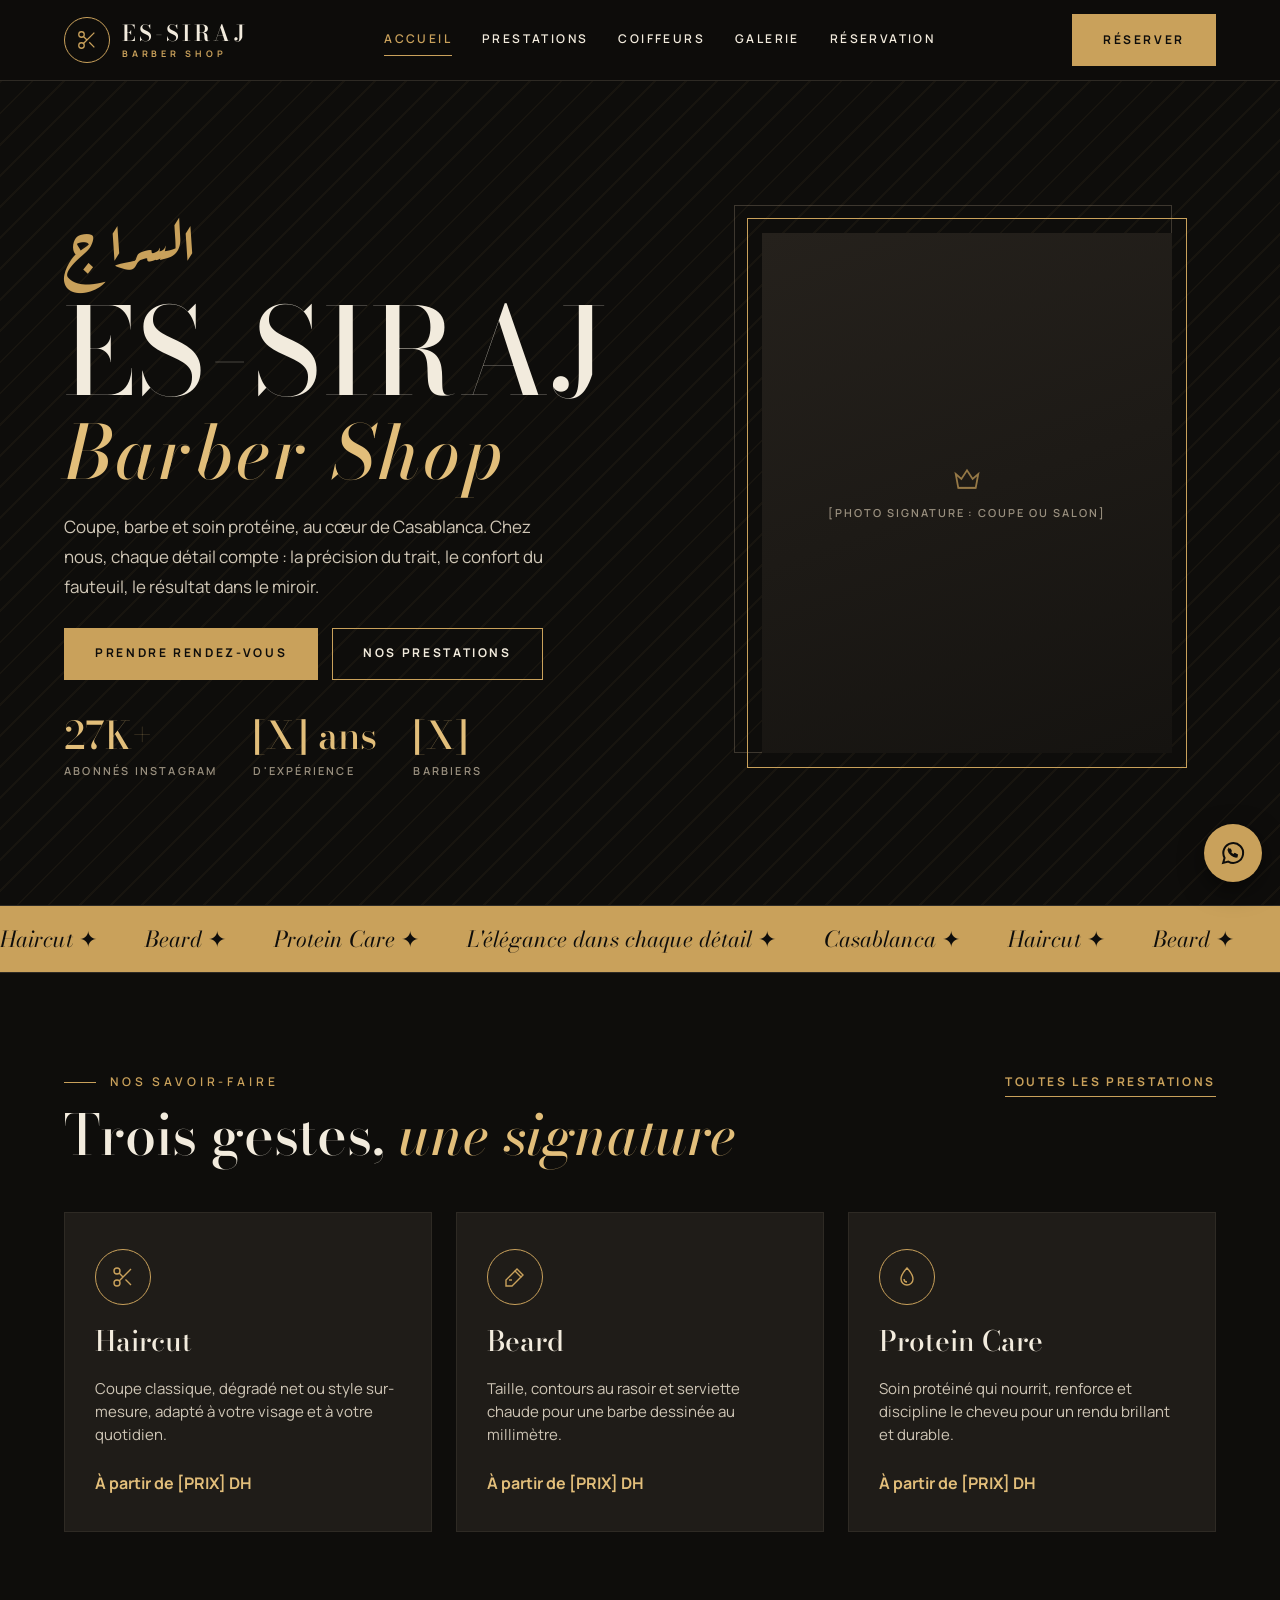
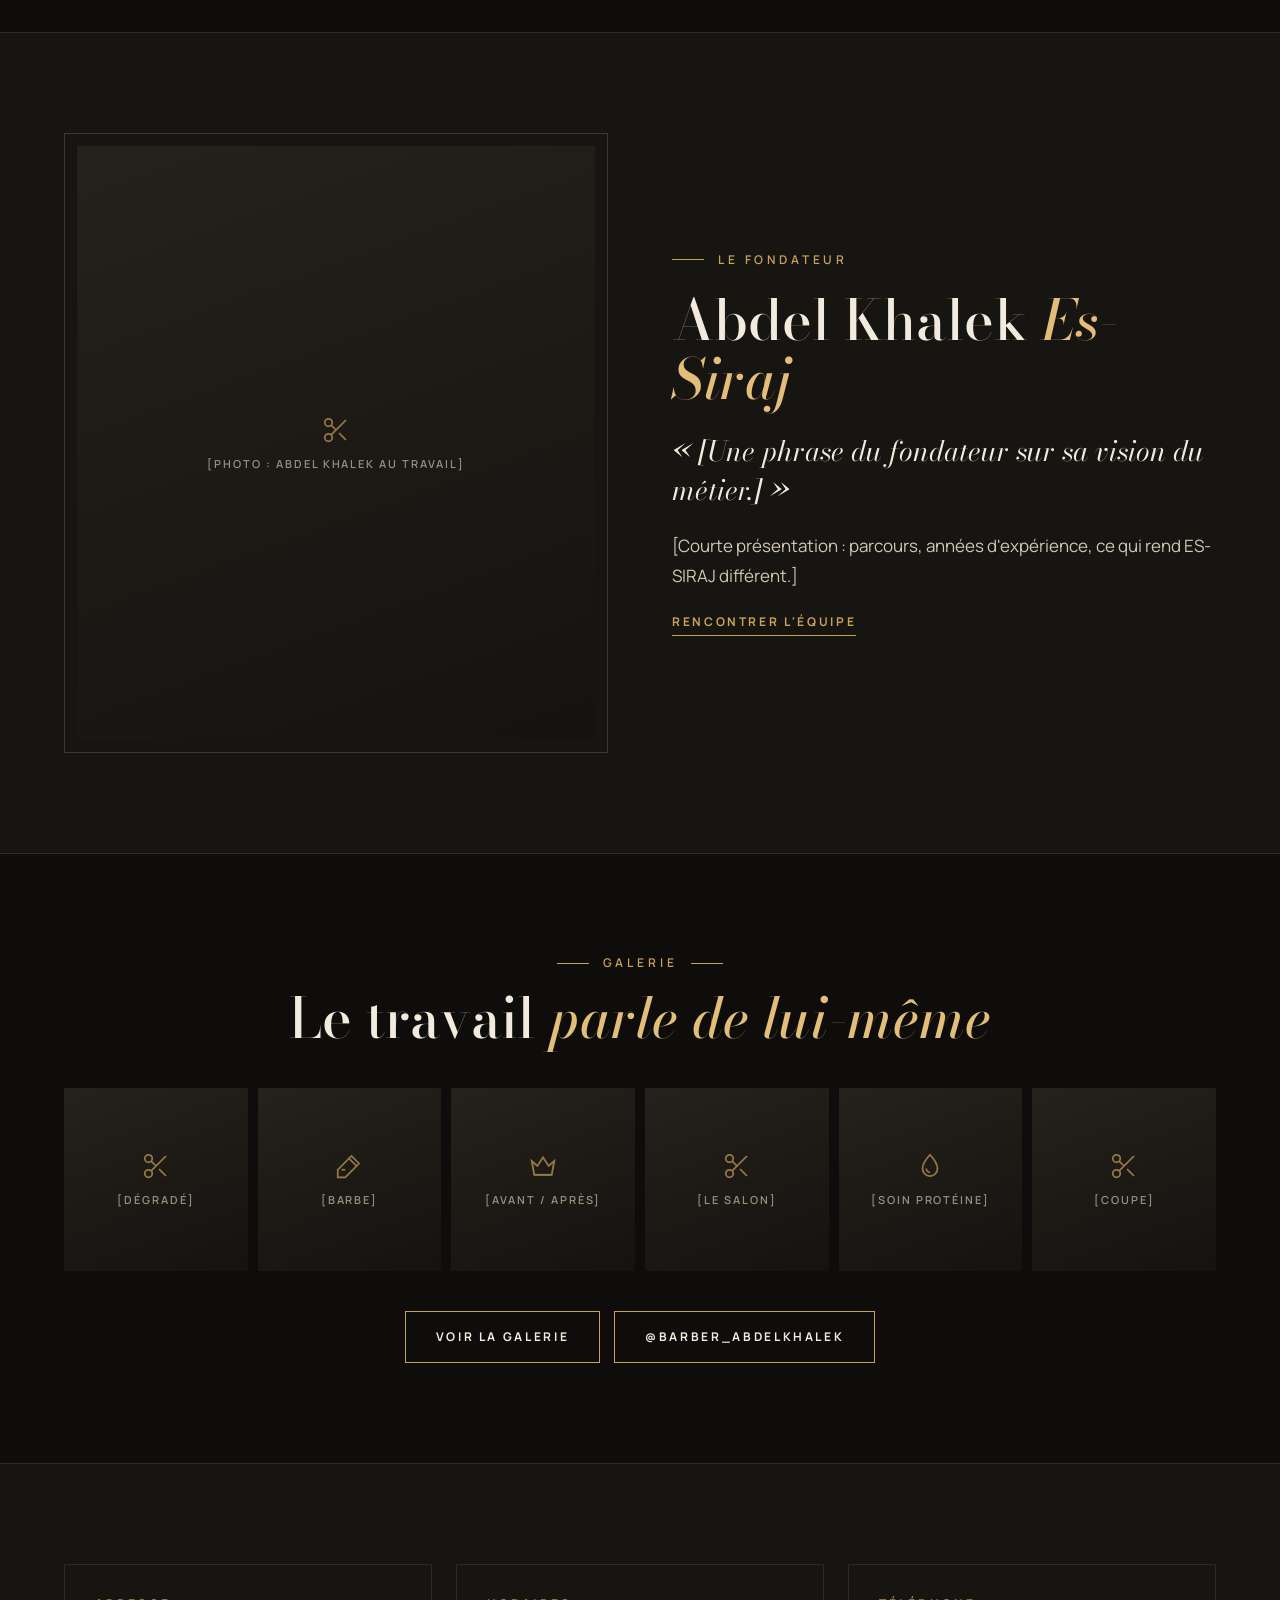
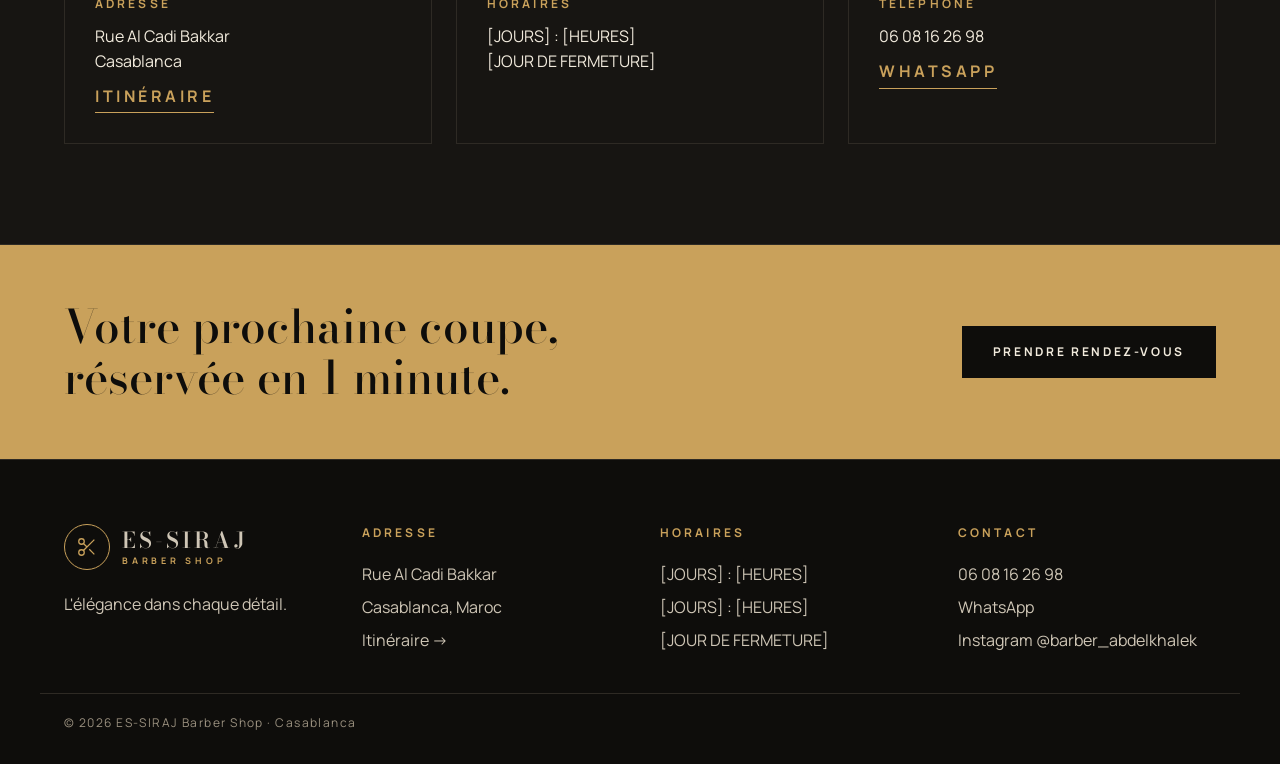
<file: index.html>
<!doctype html>
<html lang="fr">
<head>
<meta charset="utf-8">
<meta name="viewport" content="width=device-width, initial-scale=1">
<title>ES-SIRAJ Barber Shop — Coupe, barbe &amp; soins à Casablanca</title>
<meta name="description" content="ES-SIRAJ, barber shop rue Al Cadi Bakkar à Casablanca : coupe, barbe et soin protéine. Réservez en ligne.">
<meta name="theme-color" content="#0E0D0B">
<link rel="preconnect" href="https://fonts.googleapis.com">
<link rel="preconnect" href="https://fonts.gstatic.com" crossorigin>
<link href="https://fonts.googleapis.com/css2?family=Aref+Ruqaa:wght@400;700&amp;family=Bodoni+Moda:ital,opsz,wght@0,6..96,400..700;1,6..96,400..700&amp;family=Manrope:wght@400;600;700;800&amp;display=swap" rel="stylesheet">
<link rel="stylesheet" href="style.css">
<script src="main.js" defer></script>
</head>
<body>
<header class="header">
<div class="wrap">
<a class="brand" href="index.html" aria-label="ES-SIRAJ Barber Shop, accueil"><span class="mark"><svg width="22" height="22" viewBox="0 0 24 24" fill="none" stroke="currentColor" stroke-width="1.4" aria-hidden="true"><circle cx="6" cy="6" r="3"></circle><circle cx="6" cy="18" r="3"></circle><path d="M20 4L8.1 15.9M14.5 14.5L20 20M8.1 8.1L12 12"></path></svg></span><span class="name"><b>ES-SIRAJ</b><small>BARBER SHOP</small></span></a>
<nav class="nav" id="nav" aria-label="Navigation principale">
<a href="index.html" aria-current="page">Accueil</a>
<a href="prestations.html">Prestations</a>
<a href="coiffeurs.html">Coiffeurs</a>
<a href="galerie.html">Galerie</a>
<a href="reservation.html">Réservation</a>
<a class="btn btn-gold" href="reservation.html">Prendre rendez-vous</a>
</nav>
<a class="btn btn-gold" href="reservation.html">Réserver</a>
<button class="burger" type="button" aria-label="Menu" aria-expanded="false" aria-controls="nav"><svg width="22" height="22" viewBox="0 0 24 24" fill="none" stroke="currentColor" stroke-width="1.6" aria-hidden="true"><path d="M3 7h18M3 12h18M3 17h18"></path></svg></button>
</div>
</header>
<main>
<section class="hero">
<div class="wrap">
<div class="copy">
<span class="ar" lang="ar">السراج</span>
<h1>ES-SIRAJ<span>Barber Shop</span></h1>
<p class="lead" style="max-width:500px">Coupe, barbe et soin protéine, au cœur de Casablanca. Chez nous, chaque détail compte : la précision du trait, le confort du fauteuil, le résultat dans le miroir.</p>
<div style="display:flex;flex-wrap:wrap;gap:14px">
<a class="btn btn-gold" href="reservation.html">Prendre rendez-vous</a>
<a class="btn" href="prestations.html">Nos prestations</a>
</div>
<div class="stats">
<div><b>27K+</b><span>Abonnés Instagram</span></div>
<div><b>[X] ans</b><span>D'expérience</span></div>
<div><b>[X]</b><span>Barbiers</span></div>
</div>
</div>
<div class="visual"><div class="frame"><div class="ph"><svg width="30" height="30" viewBox="0 0 24 24" fill="none" stroke="currentColor" stroke-width="1.4" aria-hidden="true"><path d="M3 8l4.5 4L12 5l4.5 7L21 8l-2 11H5z"></path><path d="M5 19h14"></path></svg><span>[Photo signature : coupe ou salon]</span></div></div></div>
</div>
</section>

<div class="ticker" aria-hidden="true"><div class="track">
<span>Haircut <i>✦</i></span><span>Beard <i>✦</i></span><span>Protein Care <i>✦</i></span><span>L'élégance dans chaque détail <i>✦</i></span><span>Casablanca <i>✦</i></span>
<span>Haircut <i>✦</i></span><span>Beard <i>✦</i></span><span>Protein Care <i>✦</i></span><span>L'élégance dans chaque détail <i>✦</i></span><span>Casablanca <i>✦</i></span>
</div></div>

<section class="wrap section">
<div class="row-head">
<div class="stack"><span class="eyebrow">Nos savoir-faire</span><h2 class="title">Trois gestes, <em>une signature</em></h2></div>
<a class="link" href="prestations.html">Toutes les prestations</a>
</div>
<div class="cards3">
<a class="card" href="reservation.html?service=degrade" style="text-decoration:none"><span class="ico"><svg width="24" height="24" viewBox="0 0 24 24" fill="none" stroke="currentColor" stroke-width="1.4" aria-hidden="true"><circle cx="6" cy="6" r="3"></circle><circle cx="6" cy="18" r="3"></circle><path d="M20 4L8.1 15.9M14.5 14.5L20 20M8.1 8.1L12 12"></path></svg></span><h3>Haircut</h3><p>Coupe classique, dégradé net ou style sur-mesure, adapté à votre visage et à votre quotidien.</p><span class="price">À partir de [PRIX] DH</span></a>
<a class="card" href="reservation.html?service=barbe" style="text-decoration:none"><span class="ico"><svg width="24" height="24" viewBox="0 0 24 24" fill="none" stroke="currentColor" stroke-width="1.4" aria-hidden="true"><path d="M3 15l9-9 6 6-9 9H3z"></path><path d="M12 6l2-2 6 6-2 2"></path><path d="M6 15h3"></path></svg></span><h3>Beard</h3><p>Taille, contours au rasoir et serviette chaude pour une barbe dessinée au millimètre.</p><span class="price">À partir de [PRIX] DH</span></a>
<a class="card" href="reservation.html?service=proteine" style="text-decoration:none"><span class="ico"><svg width="24" height="24" viewBox="0 0 24 24" fill="none" stroke="currentColor" stroke-width="1.4" aria-hidden="true"><path d="M12 3s6 6.5 6 11a6 6 0 0 1-12 0c0-4.5 6-11 6-11z"></path><path d="M9 14a3 3 0 0 0 3 3"></path></svg></span><h3>Protein Care</h3><p>Soin protéiné qui nourrit, renforce et discipline le cheveu pour un rendu brillant et durable.</p><span class="price">À partir de [PRIX] DH</span></a>
</div>
</section>

<section class="alt">
<div class="wrap section split">
<div style="aspect-ratio:4/5;max-height:620px;border:1px solid var(--line2);padding:12px"><div class="ph"><svg width="30" height="30" viewBox="0 0 24 24" fill="none" stroke="currentColor" stroke-width="1.4" aria-hidden="true"><circle cx="6" cy="6" r="3"></circle><circle cx="6" cy="18" r="3"></circle><path d="M20 4L8.1 15.9M14.5 14.5L20 20M8.1 8.1L12 12"></path></svg><span>[Photo : Abdel Khalek au travail]</span></div></div>
<div class="stack">
<span class="eyebrow">Le fondateur</span>
<h2 class="title">Abdel Khalek <em>Es-Siraj</em></h2>
<blockquote>« [Une phrase du fondateur sur sa vision du métier.] »</blockquote>
<p class="lead">[Courte présentation : parcours, années d'expérience, ce qui rend ES-SIRAJ différent.]</p>
<a class="link" href="coiffeurs.html">Rencontrer l'équipe</a>
</div>
</div>
</section>

<section class="wrap section center">
<span class="eyebrow">Galerie</span>
<h2 class="title" style="margin:16px 0 40px">Le travail <em>parle de lui-même</em></h2>
<div class="insta">
<div class="ph"><svg width="30" height="30" viewBox="0 0 24 24" fill="none" stroke="currentColor" stroke-width="1.4" aria-hidden="true"><circle cx="6" cy="6" r="3"></circle><circle cx="6" cy="18" r="3"></circle><path d="M20 4L8.1 15.9M14.5 14.5L20 20M8.1 8.1L12 12"></path></svg><span>[Dégradé]</span></div><div class="ph"><svg width="30" height="30" viewBox="0 0 24 24" fill="none" stroke="currentColor" stroke-width="1.4" aria-hidden="true"><path d="M3 15l9-9 6 6-9 9H3z"></path><path d="M12 6l2-2 6 6-2 2"></path><path d="M6 15h3"></path></svg><span>[Barbe]</span></div><div class="ph"><svg width="30" height="30" viewBox="0 0 24 24" fill="none" stroke="currentColor" stroke-width="1.4" aria-hidden="true"><path d="M3 8l4.5 4L12 5l4.5 7L21 8l-2 11H5z"></path><path d="M5 19h14"></path></svg><span>[Avant / après]</span></div><div class="ph"><svg width="30" height="30" viewBox="0 0 24 24" fill="none" stroke="currentColor" stroke-width="1.4" aria-hidden="true"><circle cx="6" cy="6" r="3"></circle><circle cx="6" cy="18" r="3"></circle><path d="M20 4L8.1 15.9M14.5 14.5L20 20M8.1 8.1L12 12"></path></svg><span>[Le salon]</span></div><div class="ph"><svg width="30" height="30" viewBox="0 0 24 24" fill="none" stroke="currentColor" stroke-width="1.4" aria-hidden="true"><path d="M12 3s6 6.5 6 11a6 6 0 0 1-12 0c0-4.5 6-11 6-11z"></path><path d="M9 14a3 3 0 0 0 3 3"></path></svg><span>[Soin protéine]</span></div><div class="ph"><svg width="30" height="30" viewBox="0 0 24 24" fill="none" stroke="currentColor" stroke-width="1.4" aria-hidden="true"><circle cx="6" cy="6" r="3"></circle><circle cx="6" cy="18" r="3"></circle><path d="M20 4L8.1 15.9M14.5 14.5L20 20M8.1 8.1L12 12"></path></svg><span>[Coupe]</span></div>
</div>
<div style="display:flex;flex-wrap:wrap;gap:14px;justify-content:center;margin-top:40px">
<a class="btn" href="galerie.html">Voir la galerie</a>
<a class="btn" href="https://www.instagram.com/barber_abdelkhalek/" target="_blank" rel="noopener">@barber_abdelkhalek</a>
</div>
</section>

<section class="alt">
<div class="wrap section">
<div class="info-grid">
<div class="info"><h3>Adresse</h3><p>Rue Al Cadi Bakkar<br>Casablanca</p><a class="link" href="https://www.google.com/maps/search/?api=1&amp;query=ES-SIRAJ+Barber+Rue+Al+Cadi+Bakkar+Casablanca" target="_blank" rel="noopener">Itinéraire</a></div>
<div class="info"><h3>Horaires</h3><p>[JOURS] : [HEURES]<br>[JOUR DE FERMETURE]</p></div>
<div class="info"><h3>Téléphone</h3><p><a href="tel:+212608162698" style="text-decoration:none">06 08 16 26 98</a></p><a class="link" href="#" data-wa="Bonjour ES-SIRAJ !">WhatsApp</a></div>
</div>
</div>
</section>
</main>
<section class="cta-band">
<div class="wrap">
<h2>Votre prochaine coupe,<br>réservée en 1 minute.</h2>
<a class="btn" href="reservation.html">Prendre rendez-vous</a>
</div>
</section>
<footer class="footer">
<div class="wrap cols">
<div><a class="brand" href="index.html" aria-label="ES-SIRAJ, accueil"><span class="mark"><svg width="22" height="22" viewBox="0 0 24 24" fill="none" stroke="currentColor" stroke-width="1.4" aria-hidden="true"><circle cx="6" cy="6" r="3"></circle><circle cx="6" cy="18" r="3"></circle><path d="M20 4L8.1 15.9M14.5 14.5L20 20M8.1 8.1L12 12"></path></svg></span><span class="name"><b>ES-SIRAJ</b><small>BARBER SHOP</small></span></a><p style="margin-top:14px">L'élégance dans chaque détail.</p></div>
<div><h3>Adresse</h3><span>Rue Al Cadi Bakkar</span><span>Casablanca, Maroc</span><a href="https://www.google.com/maps/search/?api=1&amp;query=ES-SIRAJ+Barber+Rue+Al+Cadi+Bakkar+Casablanca" target="_blank" rel="noopener">Itinéraire →</a></div>
<div><h3>Horaires</h3><span>[JOURS] : [HEURES]</span><span>[JOURS] : [HEURES]</span><span>[JOUR DE FERMETURE]</span></div>
<div><h3>Contact</h3><a href="tel:+212608162698">06 08 16 26 98</a><a href="#" data-wa="Bonjour ES-SIRAJ !">WhatsApp</a><a href="https://www.instagram.com/barber_abdelkhalek/" target="_blank" rel="noopener">Instagram @barber_abdelkhalek</a></div>
</div>
<div class="wrap copy">© 2026 ES-SIRAJ Barber Shop · Casablanca</div>
</footer>
<a class="wa-float" href="#" data-wa="Bonjour ES-SIRAJ !" aria-label="Écrire sur WhatsApp"><svg width="28" height="28" viewBox="0 0 24 24" fill="none" stroke="currentColor" stroke-width="1.7" aria-hidden="true"><path d="M3.5 20.5l1.3-4.3A8.5 8.5 0 1 1 8 19.4z"></path><path d="M9 9.5c.3 1.8 1.7 3.6 3.6 4.4l1-1 1.8.8-.3 1.4c-2.7.3-6.4-2.6-6.9-5.6l1.4-.4.8 1.8z"></path></svg></a>
</body>
</html>
</file>
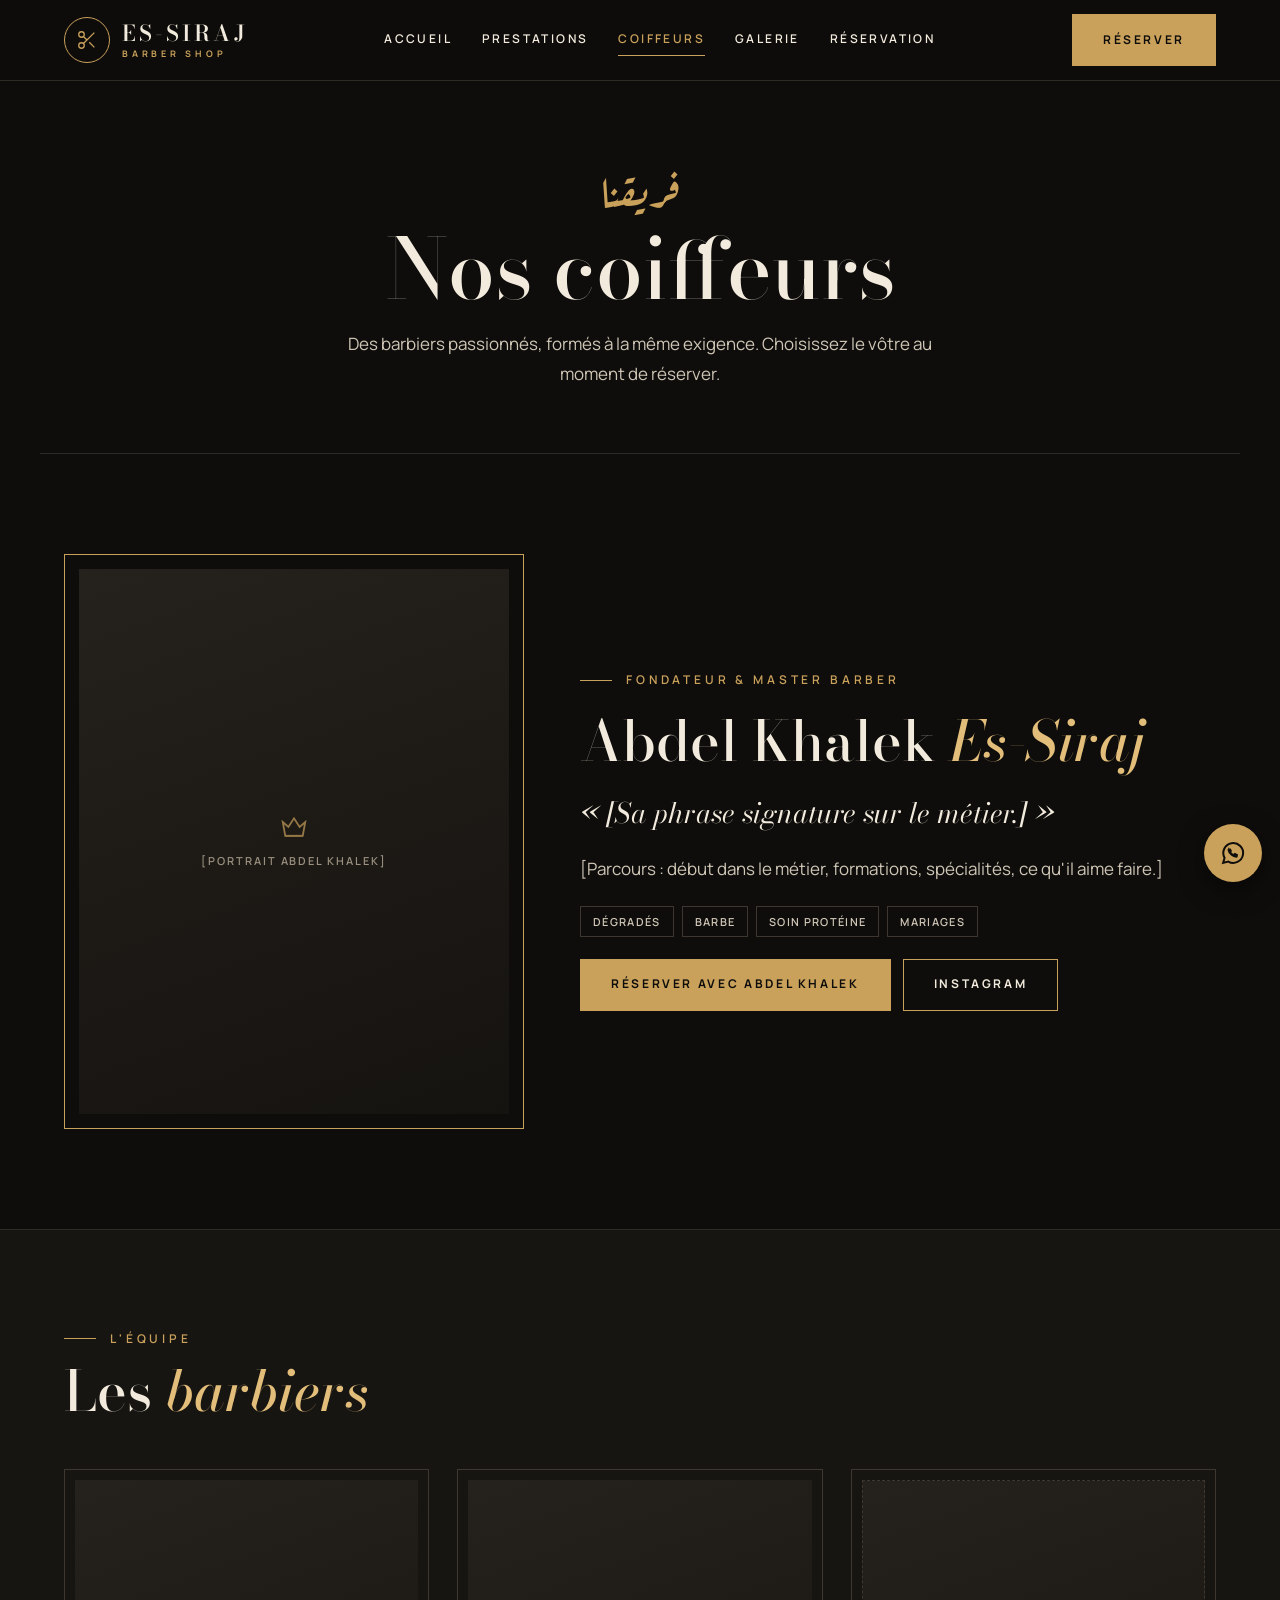
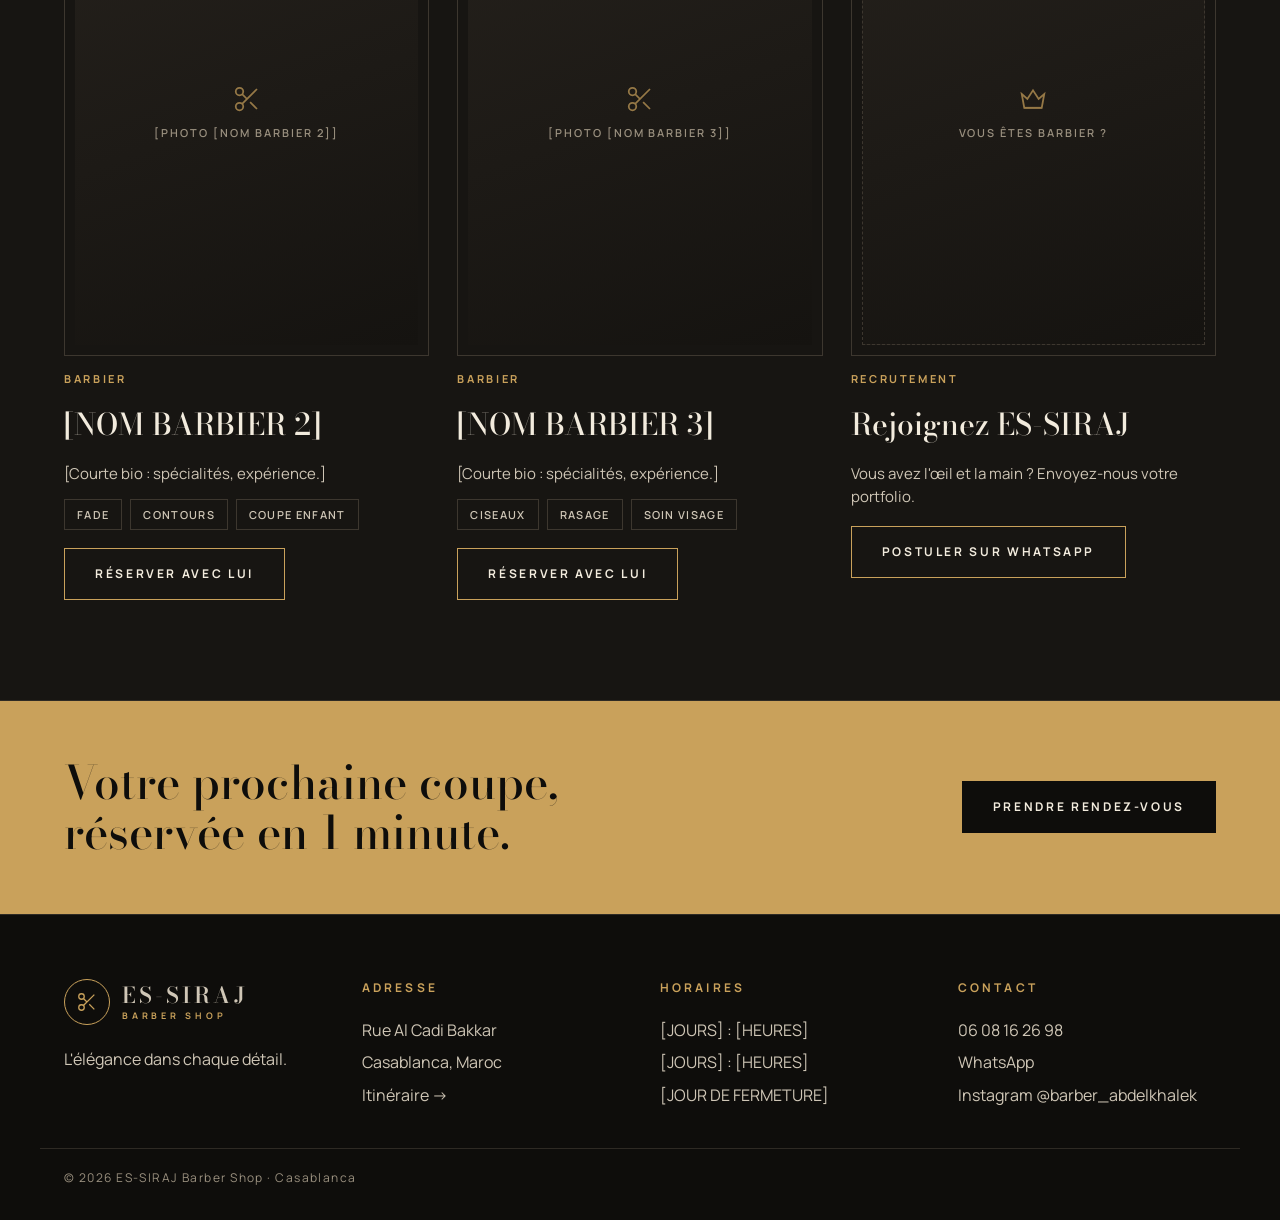
<file: coiffeurs.html>
<!doctype html>
<html lang="fr">
<head>
<meta charset="utf-8">
<meta name="viewport" content="width=device-width, initial-scale=1">
<title>Nos coiffeurs — ES-SIRAJ Barber Shop</title>
<meta name="description" content="L'équipe de barbiers d'ES-SIRAJ à Casablanca. Réservez avec le barbier de votre choix.">
<meta name="theme-color" content="#0E0D0B">
<link rel="preconnect" href="https://fonts.googleapis.com">
<link rel="preconnect" href="https://fonts.gstatic.com" crossorigin>
<link href="https://fonts.googleapis.com/css2?family=Aref+Ruqaa:wght@400;700&amp;family=Bodoni+Moda:ital,opsz,wght@0,6..96,400..700;1,6..96,400..700&amp;family=Manrope:wght@400;600;700;800&amp;display=swap" rel="stylesheet">
<link rel="stylesheet" href="style.css">
<script src="main.js" defer></script>
</head>
<body>
<header class="header">
<div class="wrap">
<a class="brand" href="index.html" aria-label="ES-SIRAJ Barber Shop, accueil"><span class="mark"><svg width="22" height="22" viewBox="0 0 24 24" fill="none" stroke="currentColor" stroke-width="1.4" aria-hidden="true"><circle cx="6" cy="6" r="3"></circle><circle cx="6" cy="18" r="3"></circle><path d="M20 4L8.1 15.9M14.5 14.5L20 20M8.1 8.1L12 12"></path></svg></span><span class="name"><b>ES-SIRAJ</b><small>BARBER SHOP</small></span></a>
<nav class="nav" id="nav" aria-label="Navigation principale">
<a href="index.html">Accueil</a>
<a href="prestations.html">Prestations</a>
<a href="coiffeurs.html" aria-current="page">Coiffeurs</a>
<a href="galerie.html">Galerie</a>
<a href="reservation.html">Réservation</a>
<a class="btn btn-gold" href="reservation.html">Prendre rendez-vous</a>
</nav>
<a class="btn btn-gold" href="reservation.html">Réserver</a>
<button class="burger" type="button" aria-label="Menu" aria-expanded="false" aria-controls="nav"><svg width="22" height="22" viewBox="0 0 24 24" fill="none" stroke="currentColor" stroke-width="1.6" aria-hidden="true"><path d="M3 7h18M3 12h18M3 17h18"></path></svg></button>
</div>
</header>
<section class="pagehead wrap">
<span class="ar" lang="ar">فريقنا</span>
<h1>Nos coiffeurs</h1>
<p class="lead">Des barbiers passionnés, formés à la même exigence. Choisissez le vôtre au moment de réserver.</p>
</section>
<main>
<section class="wrap section">
<div class="lead-barber">
<div class="photo"><div class="ph"><svg width="30" height="30" viewBox="0 0 24 24" fill="none" stroke="currentColor" stroke-width="1.4" aria-hidden="true"><path d="M3 8l4.5 4L12 5l4.5 7L21 8l-2 11H5z"></path><path d="M5 19h14"></path></svg><span>[Portrait Abdel Khalek]</span></div></div>
<div class="stack">
<span class="eyebrow">Fondateur &amp; master barber</span>
<h2 class="title">Abdel Khalek <em>Es-Siraj</em></h2>
<blockquote>« [Sa phrase signature sur le métier.] »</blockquote>
<p class="lead">[Parcours : début dans le métier, formations, spécialités, ce qu'il aime faire.]</p>
<div class="tags"><span>Dégradés</span><span>Barbe</span><span>Soin protéine</span><span>Mariages</span></div>
<div style="display:flex;flex-wrap:wrap;gap:12px"><a class="btn btn-gold" href="reservation.html?barbier=abdelkhalek">Réserver avec Abdel Khalek</a><a class="btn" href="https://www.instagram.com/barber_abdelkhalek/" target="_blank" rel="noopener">Instagram</a></div>
</div>
</div>
</section>

<section class="alt">
<div class="wrap section">
<div class="row-head"><div class="stack"><span class="eyebrow">L'équipe</span><h2 class="title">Les <em>barbiers</em></h2></div></div>
<div class="team">
<article class="barber">
<div class="photo"><div class="ph"><svg width="30" height="30" viewBox="0 0 24 24" fill="none" stroke="currentColor" stroke-width="1.4" aria-hidden="true"><circle cx="6" cy="6" r="3"></circle><circle cx="6" cy="18" r="3"></circle><path d="M20 4L8.1 15.9M14.5 14.5L20 20M8.1 8.1L12 12"></path></svg><span>[Photo [NOM BARBIER 2]]</span></div></div>
<span class="role">Barbier</span>
<h3>[NOM BARBIER 2]</h3>
<p>[Courte bio : spécialités, expérience.]</p>
<div class="tags"><span>Fade</span><span>Contours</span><span>Coupe enfant</span></div>
<a class="btn" href="reservation.html?barbier=b2">Réserver avec lui</a>
</article>
<article class="barber">
<div class="photo"><div class="ph"><svg width="30" height="30" viewBox="0 0 24 24" fill="none" stroke="currentColor" stroke-width="1.4" aria-hidden="true"><circle cx="6" cy="6" r="3"></circle><circle cx="6" cy="18" r="3"></circle><path d="M20 4L8.1 15.9M14.5 14.5L20 20M8.1 8.1L12 12"></path></svg><span>[Photo [NOM BARBIER 3]]</span></div></div>
<span class="role">Barbier</span>
<h3>[NOM BARBIER 3]</h3>
<p>[Courte bio : spécialités, expérience.]</p>
<div class="tags"><span>Ciseaux</span><span>Rasage</span><span>Soin visage</span></div>
<a class="btn" href="reservation.html?barbier=b3">Réserver avec lui</a>
</article>
<article class="barber">
<div class="photo"><div class="ph" style="border:1px dashed var(--line2)"><svg width="30" height="30" viewBox="0 0 24 24" fill="none" stroke="currentColor" stroke-width="1.4" aria-hidden="true"><path d="M3 8l4.5 4L12 5l4.5 7L21 8l-2 11H5z"></path><path d="M5 19h14"></path></svg><span>Vous êtes barbier ?</span></div></div>
<span class="role">Recrutement</span>
<h3>Rejoignez ES-SIRAJ</h3>
<p>Vous avez l'œil et la main ? Envoyez-nous votre portfolio.</p>
<a class="btn" href="#" data-wa="Bonjour ES-SIRAJ ! Je suis barbier et je souhaite rejoindre l'équipe.">Postuler sur WhatsApp</a>
</article>
</div>
</div>
</section>
</main>
<section class="cta-band">
<div class="wrap">
<h2>Votre prochaine coupe,<br>réservée en 1 minute.</h2>
<a class="btn" href="reservation.html">Prendre rendez-vous</a>
</div>
</section>
<footer class="footer">
<div class="wrap cols">
<div><a class="brand" href="index.html" aria-label="ES-SIRAJ, accueil"><span class="mark"><svg width="22" height="22" viewBox="0 0 24 24" fill="none" stroke="currentColor" stroke-width="1.4" aria-hidden="true"><circle cx="6" cy="6" r="3"></circle><circle cx="6" cy="18" r="3"></circle><path d="M20 4L8.1 15.9M14.5 14.5L20 20M8.1 8.1L12 12"></path></svg></span><span class="name"><b>ES-SIRAJ</b><small>BARBER SHOP</small></span></a><p style="margin-top:14px">L'élégance dans chaque détail.</p></div>
<div><h3>Adresse</h3><span>Rue Al Cadi Bakkar</span><span>Casablanca, Maroc</span><a href="https://www.google.com/maps/search/?api=1&amp;query=ES-SIRAJ+Barber+Rue+Al+Cadi+Bakkar+Casablanca" target="_blank" rel="noopener">Itinéraire →</a></div>
<div><h3>Horaires</h3><span>[JOURS] : [HEURES]</span><span>[JOURS] : [HEURES]</span><span>[JOUR DE FERMETURE]</span></div>
<div><h3>Contact</h3><a href="tel:+212608162698">06 08 16 26 98</a><a href="#" data-wa="Bonjour ES-SIRAJ !">WhatsApp</a><a href="https://www.instagram.com/barber_abdelkhalek/" target="_blank" rel="noopener">Instagram @barber_abdelkhalek</a></div>
</div>
<div class="wrap copy">© 2026 ES-SIRAJ Barber Shop · Casablanca</div>
</footer>
<a class="wa-float" href="#" data-wa="Bonjour ES-SIRAJ !" aria-label="Écrire sur WhatsApp"><svg width="28" height="28" viewBox="0 0 24 24" fill="none" stroke="currentColor" stroke-width="1.7" aria-hidden="true"><path d="M3.5 20.5l1.3-4.3A8.5 8.5 0 1 1 8 19.4z"></path><path d="M9 9.5c.3 1.8 1.7 3.6 3.6 4.4l1-1 1.8.8-.3 1.4c-2.7.3-6.4-2.6-6.9-5.6l1.4-.4.8 1.8z"></path></svg></a>
</body>
</html>
</file>
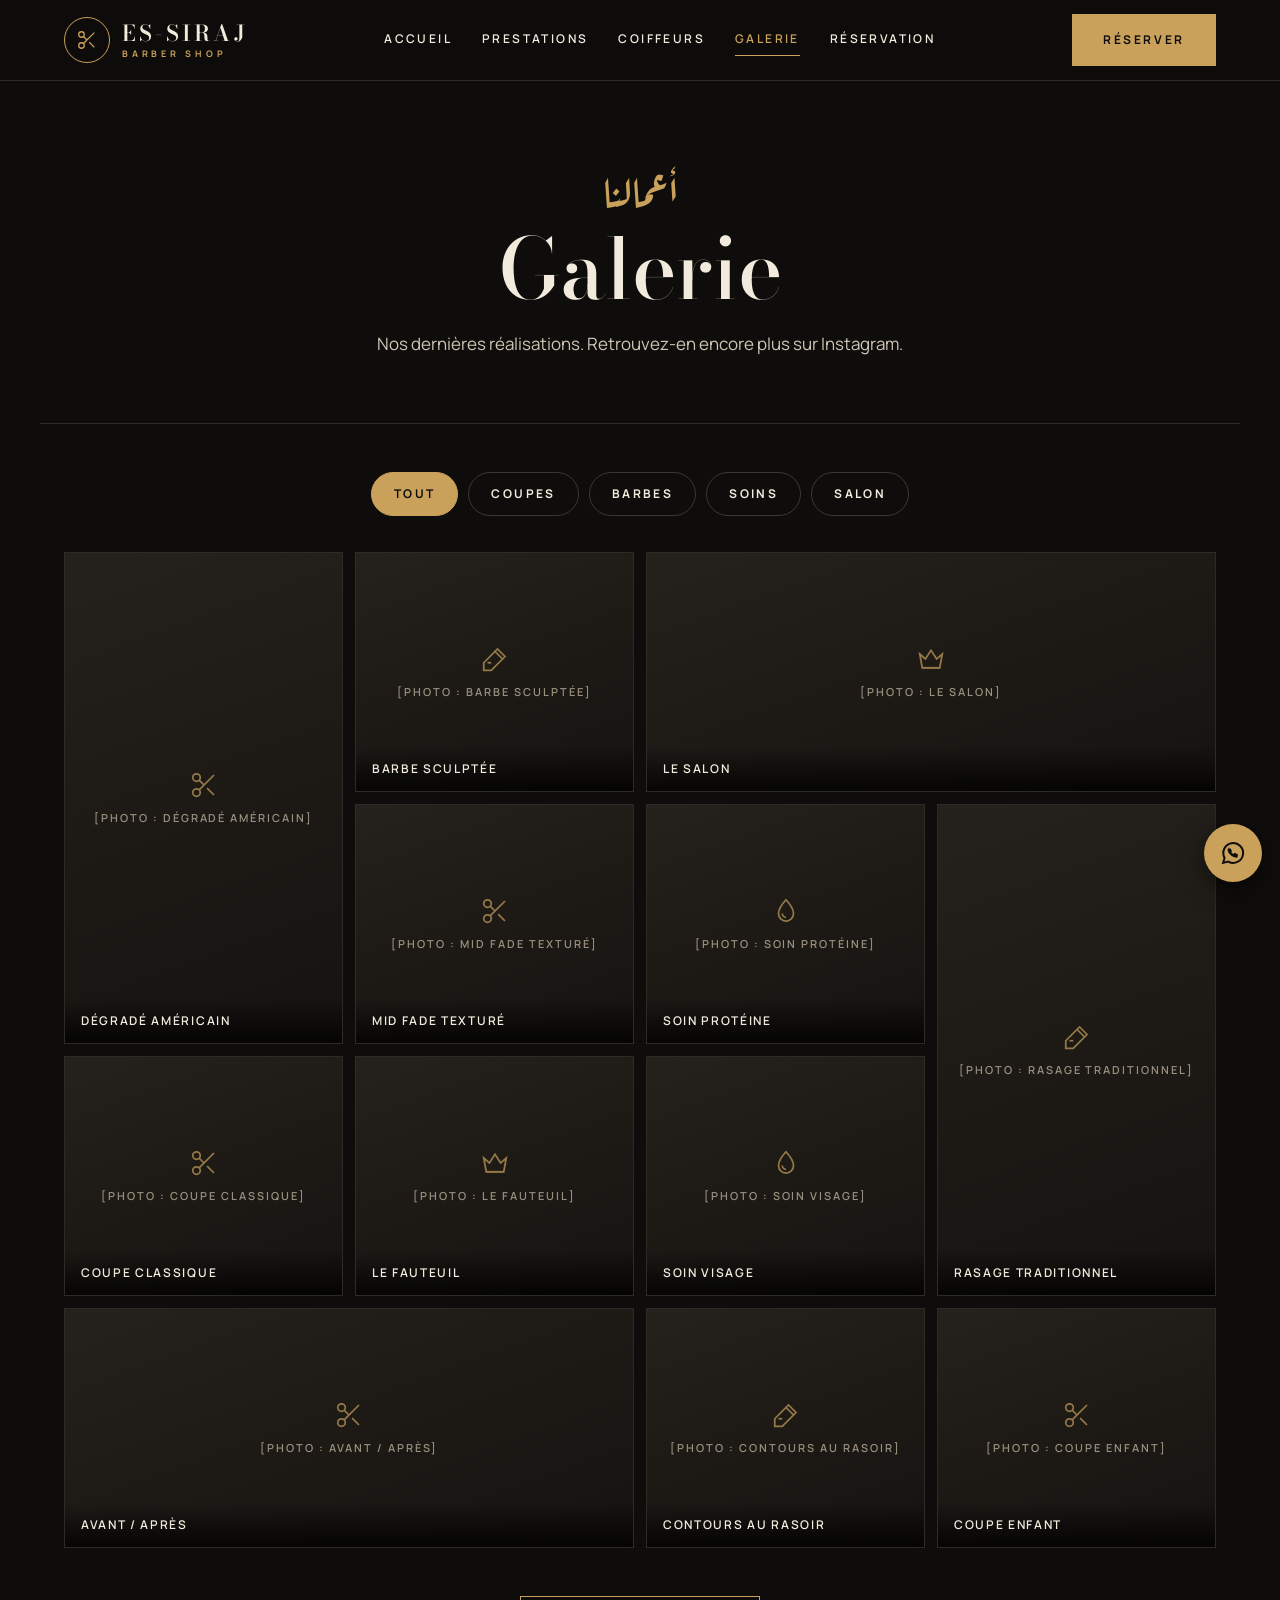
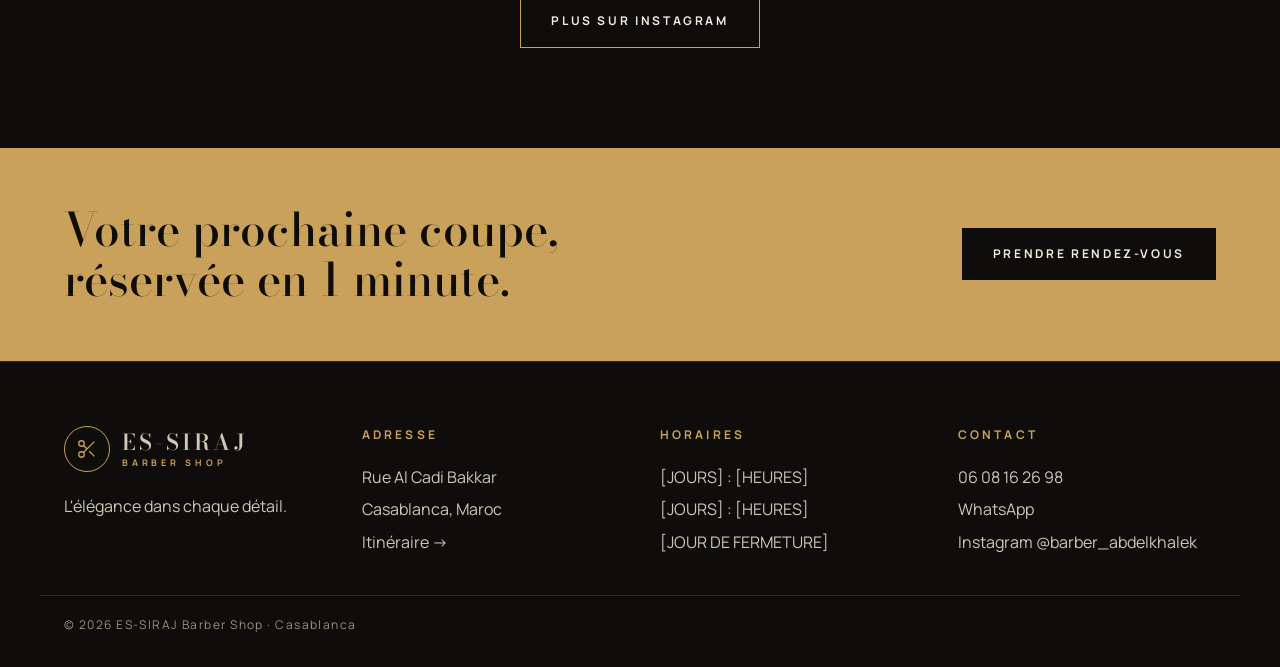
<file: galerie.html>
<!doctype html>
<html lang="fr">
<head>
<meta charset="utf-8">
<meta name="viewport" content="width=device-width, initial-scale=1">
<title>Galerie — ES-SIRAJ Barber Shop</title>
<meta name="description" content="Coupes, dégradés, barbes et soins réalisés chez ES-SIRAJ à Casablanca.">
<meta name="theme-color" content="#0E0D0B">
<link rel="preconnect" href="https://fonts.googleapis.com">
<link rel="preconnect" href="https://fonts.gstatic.com" crossorigin>
<link href="https://fonts.googleapis.com/css2?family=Aref+Ruqaa:wght@400;700&amp;family=Bodoni+Moda:ital,opsz,wght@0,6..96,400..700;1,6..96,400..700&amp;family=Manrope:wght@400;600;700;800&amp;display=swap" rel="stylesheet">
<link rel="stylesheet" href="style.css">
<script src="main.js" defer></script>
</head>
<body>
<header class="header">
<div class="wrap">
<a class="brand" href="index.html" aria-label="ES-SIRAJ Barber Shop, accueil"><span class="mark"><svg width="22" height="22" viewBox="0 0 24 24" fill="none" stroke="currentColor" stroke-width="1.4" aria-hidden="true"><circle cx="6" cy="6" r="3"></circle><circle cx="6" cy="18" r="3"></circle><path d="M20 4L8.1 15.9M14.5 14.5L20 20M8.1 8.1L12 12"></path></svg></span><span class="name"><b>ES-SIRAJ</b><small>BARBER SHOP</small></span></a>
<nav class="nav" id="nav" aria-label="Navigation principale">
<a href="index.html">Accueil</a>
<a href="prestations.html">Prestations</a>
<a href="coiffeurs.html">Coiffeurs</a>
<a href="galerie.html" aria-current="page">Galerie</a>
<a href="reservation.html">Réservation</a>
<a class="btn btn-gold" href="reservation.html">Prendre rendez-vous</a>
</nav>
<a class="btn btn-gold" href="reservation.html">Réserver</a>
<button class="burger" type="button" aria-label="Menu" aria-expanded="false" aria-controls="nav"><svg width="22" height="22" viewBox="0 0 24 24" fill="none" stroke="currentColor" stroke-width="1.6" aria-hidden="true"><path d="M3 7h18M3 12h18M3 17h18"></path></svg></button>
</div>
</header>
<section class="pagehead wrap">
<span class="ar" lang="ar">أعمالنا</span>
<h1>Galerie</h1>
<p class="lead">Nos dernières réalisations. Retrouvez-en encore plus sur Instagram.</p>
</section>
<main>
<section class="wrap" style="padding-top:48px;padding-bottom:100px">
<div class="filters" id="gfilters" role="group" aria-label="Filtrer la galerie" style="margin-bottom:36px"><button type="button" class="pill on" data-cat="Tout" aria-pressed="true">Tout</button><button type="button" class="pill" data-cat="Coupes" aria-pressed="false">Coupes</button><button type="button" class="pill" data-cat="Barbes" aria-pressed="false">Barbes</button><button type="button" class="pill" data-cat="Soins" aria-pressed="false">Soins</button><button type="button" class="pill" data-cat="Salon" aria-pressed="false">Salon</button></div>
<div class="gallery" id="gallery">
<button type="button" class="tall" data-cat="Coupes" aria-label="Dégradé américain"><div class="ph"><svg width="30" height="30" viewBox="0 0 24 24" fill="none" stroke="currentColor" stroke-width="1.4" aria-hidden="true"><circle cx="6" cy="6" r="3"></circle><circle cx="6" cy="18" r="3"></circle><path d="M20 4L8.1 15.9M14.5 14.5L20 20M8.1 8.1L12 12"></path></svg><span>[Photo : Dégradé américain]</span></div><span class="cap">Dégradé américain</span></button>
<button type="button" data-cat="Barbes" aria-label="Barbe sculptée"><div class="ph"><svg width="30" height="30" viewBox="0 0 24 24" fill="none" stroke="currentColor" stroke-width="1.4" aria-hidden="true"><path d="M3 15l9-9 6 6-9 9H3z"></path><path d="M12 6l2-2 6 6-2 2"></path><path d="M6 15h3"></path></svg><span>[Photo : Barbe sculptée]</span></div><span class="cap">Barbe sculptée</span></button>
<button type="button" class="wide" data-cat="Salon" aria-label="Le salon"><div class="ph"><svg width="30" height="30" viewBox="0 0 24 24" fill="none" stroke="currentColor" stroke-width="1.4" aria-hidden="true"><path d="M3 8l4.5 4L12 5l4.5 7L21 8l-2 11H5z"></path><path d="M5 19h14"></path></svg><span>[Photo : Le salon]</span></div><span class="cap">Le salon</span></button>
<button type="button" data-cat="Coupes" aria-label="Mid fade texturé"><div class="ph"><svg width="30" height="30" viewBox="0 0 24 24" fill="none" stroke="currentColor" stroke-width="1.4" aria-hidden="true"><circle cx="6" cy="6" r="3"></circle><circle cx="6" cy="18" r="3"></circle><path d="M20 4L8.1 15.9M14.5 14.5L20 20M8.1 8.1L12 12"></path></svg><span>[Photo : Mid fade texturé]</span></div><span class="cap">Mid fade texturé</span></button>
<button type="button" data-cat="Soins" aria-label="Soin protéine"><div class="ph"><svg width="30" height="30" viewBox="0 0 24 24" fill="none" stroke="currentColor" stroke-width="1.4" aria-hidden="true"><path d="M12 3s6 6.5 6 11a6 6 0 0 1-12 0c0-4.5 6-11 6-11z"></path><path d="M9 14a3 3 0 0 0 3 3"></path></svg><span>[Photo : Soin protéine]</span></div><span class="cap">Soin protéine</span></button>
<button type="button" class="tall" data-cat="Barbes" aria-label="Rasage traditionnel"><div class="ph"><svg width="30" height="30" viewBox="0 0 24 24" fill="none" stroke="currentColor" stroke-width="1.4" aria-hidden="true"><path d="M3 15l9-9 6 6-9 9H3z"></path><path d="M12 6l2-2 6 6-2 2"></path><path d="M6 15h3"></path></svg><span>[Photo : Rasage traditionnel]</span></div><span class="cap">Rasage traditionnel</span></button>
<button type="button" data-cat="Coupes" aria-label="Coupe classique"><div class="ph"><svg width="30" height="30" viewBox="0 0 24 24" fill="none" stroke="currentColor" stroke-width="1.4" aria-hidden="true"><circle cx="6" cy="6" r="3"></circle><circle cx="6" cy="18" r="3"></circle><path d="M20 4L8.1 15.9M14.5 14.5L20 20M8.1 8.1L12 12"></path></svg><span>[Photo : Coupe classique]</span></div><span class="cap">Coupe classique</span></button>
<button type="button" data-cat="Salon" aria-label="Le fauteuil"><div class="ph"><svg width="30" height="30" viewBox="0 0 24 24" fill="none" stroke="currentColor" stroke-width="1.4" aria-hidden="true"><path d="M3 8l4.5 4L12 5l4.5 7L21 8l-2 11H5z"></path><path d="M5 19h14"></path></svg><span>[Photo : Le fauteuil]</span></div><span class="cap">Le fauteuil</span></button>
<button type="button" class="wide" data-cat="Coupes" aria-label="Avant / après"><div class="ph"><svg width="30" height="30" viewBox="0 0 24 24" fill="none" stroke="currentColor" stroke-width="1.4" aria-hidden="true"><circle cx="6" cy="6" r="3"></circle><circle cx="6" cy="18" r="3"></circle><path d="M20 4L8.1 15.9M14.5 14.5L20 20M8.1 8.1L12 12"></path></svg><span>[Photo : Avant / après]</span></div><span class="cap">Avant / après</span></button>
<button type="button" data-cat="Soins" aria-label="Soin visage"><div class="ph"><svg width="30" height="30" viewBox="0 0 24 24" fill="none" stroke="currentColor" stroke-width="1.4" aria-hidden="true"><path d="M12 3s6 6.5 6 11a6 6 0 0 1-12 0c0-4.5 6-11 6-11z"></path><path d="M9 14a3 3 0 0 0 3 3"></path></svg><span>[Photo : Soin visage]</span></div><span class="cap">Soin visage</span></button>
<button type="button" data-cat="Barbes" aria-label="Contours au rasoir"><div class="ph"><svg width="30" height="30" viewBox="0 0 24 24" fill="none" stroke="currentColor" stroke-width="1.4" aria-hidden="true"><path d="M3 15l9-9 6 6-9 9H3z"></path><path d="M12 6l2-2 6 6-2 2"></path><path d="M6 15h3"></path></svg><span>[Photo : Contours au rasoir]</span></div><span class="cap">Contours au rasoir</span></button>
<button type="button" data-cat="Coupes" aria-label="Coupe enfant"><div class="ph"><svg width="30" height="30" viewBox="0 0 24 24" fill="none" stroke="currentColor" stroke-width="1.4" aria-hidden="true"><circle cx="6" cy="6" r="3"></circle><circle cx="6" cy="18" r="3"></circle><path d="M20 4L8.1 15.9M14.5 14.5L20 20M8.1 8.1L12 12"></path></svg><span>[Photo : Coupe enfant]</span></div><span class="cap">Coupe enfant</span></button>
</div>
<div class="center" style="margin-top:48px"><a class="btn" href="https://www.instagram.com/barber_abdelkhalek/" target="_blank" rel="noopener">Plus sur Instagram</a></div>
</section>
</main>
<div class="lightbox" id="lightbox" role="dialog" aria-modal="true" aria-label="Photo agrandie">
<button type="button" class="close" aria-label="Fermer"><svg width="18" height="18" viewBox="0 0 24 24" fill="none" stroke="currentColor" stroke-width="1.6" aria-hidden="true"><path d="M5 5l14 14M19 5L5 19"></path></svg></button>
<div class="ph"><svg width="30" height="30" viewBox="0 0 24 24" fill="none" stroke="currentColor" stroke-width="1.4" aria-hidden="true"><path d="M3 8l4.5 4L12 5l4.5 7L21 8l-2 11H5z"></path><path d="M5 19h14"></path></svg><span>[Photo en grand]</span></div>
<span class="lcap"></span>
</div>
<section class="cta-band">
<div class="wrap">
<h2>Votre prochaine coupe,<br>réservée en 1 minute.</h2>
<a class="btn" href="reservation.html">Prendre rendez-vous</a>
</div>
</section>
<footer class="footer">
<div class="wrap cols">
<div><a class="brand" href="index.html" aria-label="ES-SIRAJ, accueil"><span class="mark"><svg width="22" height="22" viewBox="0 0 24 24" fill="none" stroke="currentColor" stroke-width="1.4" aria-hidden="true"><circle cx="6" cy="6" r="3"></circle><circle cx="6" cy="18" r="3"></circle><path d="M20 4L8.1 15.9M14.5 14.5L20 20M8.1 8.1L12 12"></path></svg></span><span class="name"><b>ES-SIRAJ</b><small>BARBER SHOP</small></span></a><p style="margin-top:14px">L'élégance dans chaque détail.</p></div>
<div><h3>Adresse</h3><span>Rue Al Cadi Bakkar</span><span>Casablanca, Maroc</span><a href="https://www.google.com/maps/search/?api=1&amp;query=ES-SIRAJ+Barber+Rue+Al+Cadi+Bakkar+Casablanca" target="_blank" rel="noopener">Itinéraire →</a></div>
<div><h3>Horaires</h3><span>[JOURS] : [HEURES]</span><span>[JOURS] : [HEURES]</span><span>[JOUR DE FERMETURE]</span></div>
<div><h3>Contact</h3><a href="tel:+212608162698">06 08 16 26 98</a><a href="#" data-wa="Bonjour ES-SIRAJ !">WhatsApp</a><a href="https://www.instagram.com/barber_abdelkhalek/" target="_blank" rel="noopener">Instagram @barber_abdelkhalek</a></div>
</div>
<div class="wrap copy">© 2026 ES-SIRAJ Barber Shop · Casablanca</div>
</footer>
<a class="wa-float" href="#" data-wa="Bonjour ES-SIRAJ !" aria-label="Écrire sur WhatsApp"><svg width="28" height="28" viewBox="0 0 24 24" fill="none" stroke="currentColor" stroke-width="1.7" aria-hidden="true"><path d="M3.5 20.5l1.3-4.3A8.5 8.5 0 1 1 8 19.4z"></path><path d="M9 9.5c.3 1.8 1.7 3.6 3.6 4.4l1-1 1.8.8-.3 1.4c-2.7.3-6.4-2.6-6.9-5.6l1.4-.4.8 1.8z"></path></svg></a>
</body>
</html>
</file>
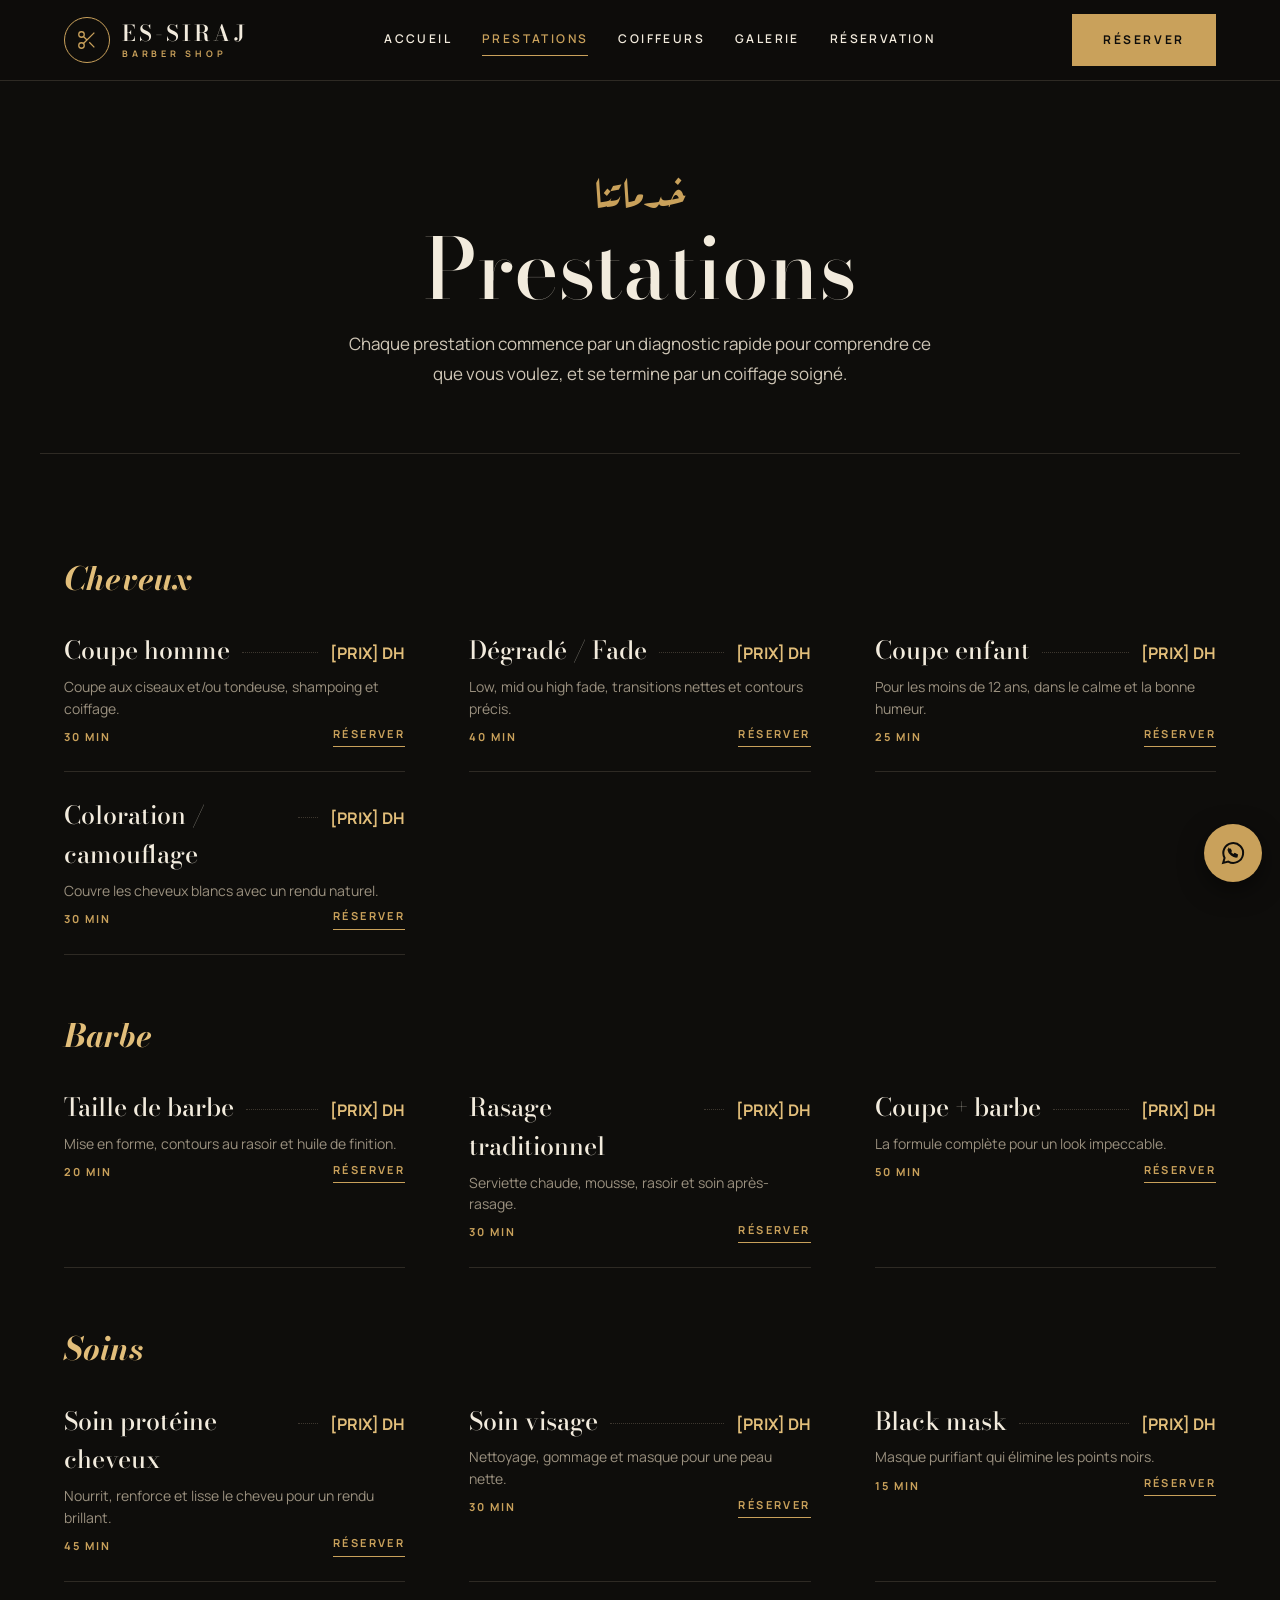
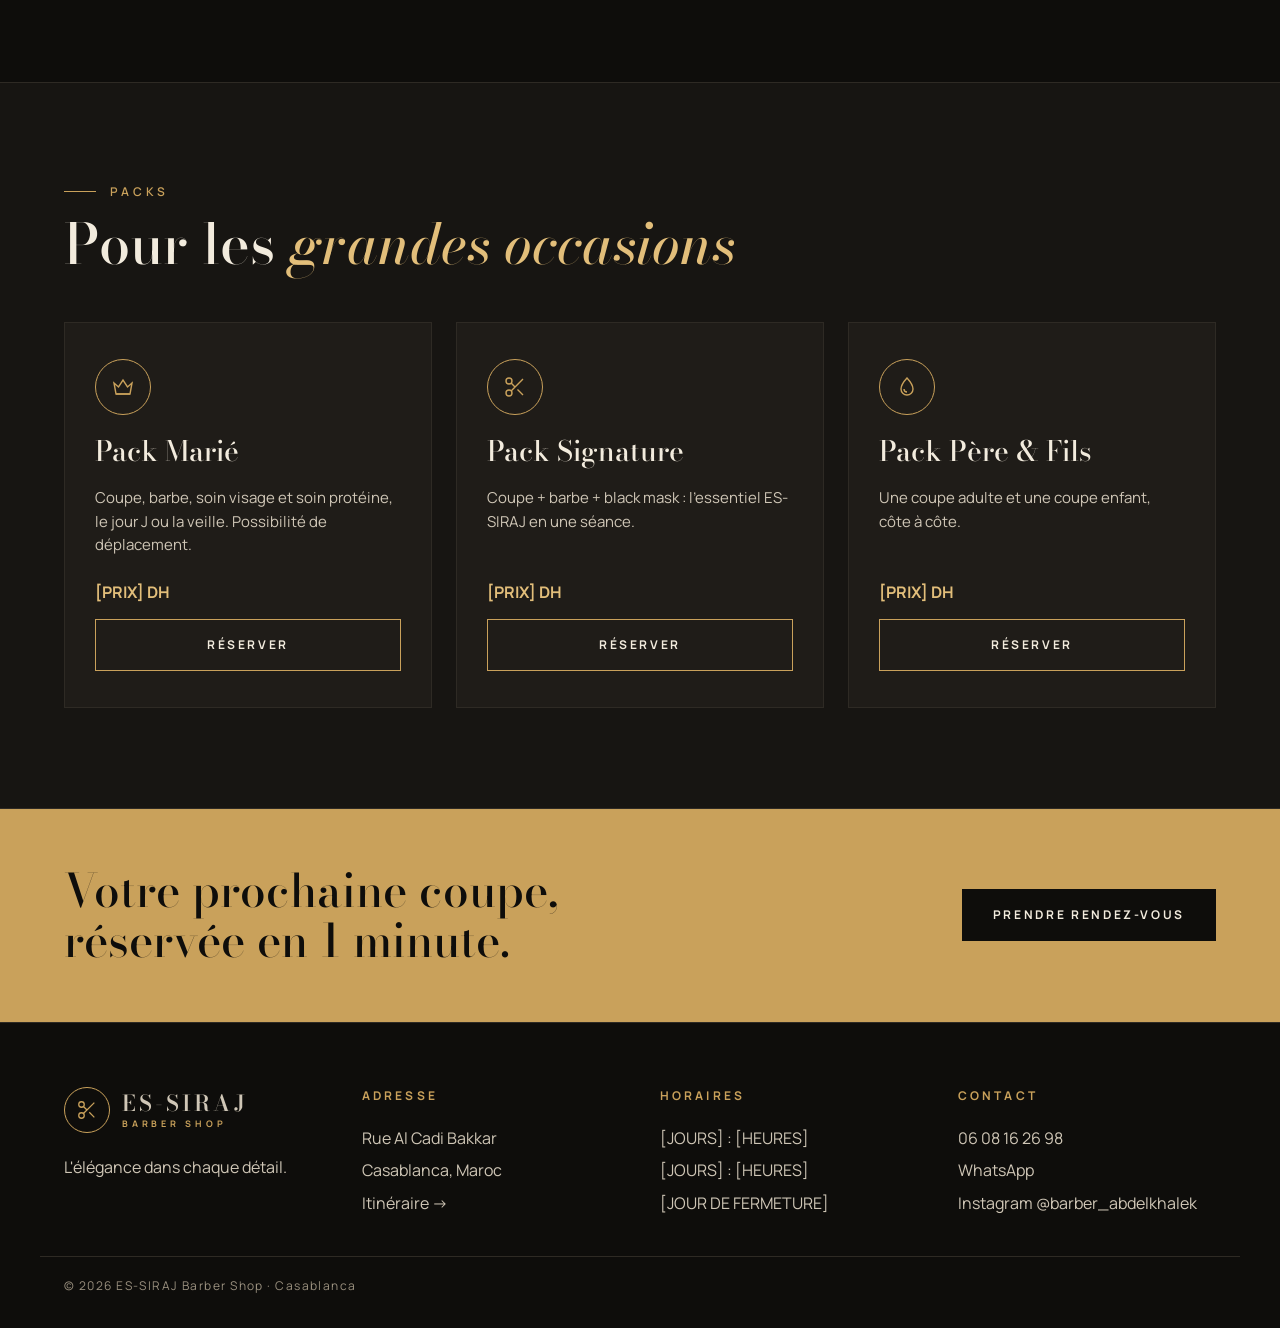
<file: prestations.html>
<!doctype html>
<html lang="fr">
<head>
<meta charset="utf-8">
<meta name="viewport" content="width=device-width, initial-scale=1">
<title>Prestations &amp; tarifs — ES-SIRAJ Barber Shop</title>
<meta name="description" content="Coupe, barbe, soin protéine et packs : les prestations et tarifs du barber shop ES-SIRAJ à Casablanca.">
<meta name="theme-color" content="#0E0D0B">
<link rel="preconnect" href="https://fonts.googleapis.com">
<link rel="preconnect" href="https://fonts.gstatic.com" crossorigin>
<link href="https://fonts.googleapis.com/css2?family=Aref+Ruqaa:wght@400;700&amp;family=Bodoni+Moda:ital,opsz,wght@0,6..96,400..700;1,6..96,400..700&amp;family=Manrope:wght@400;600;700;800&amp;display=swap" rel="stylesheet">
<link rel="stylesheet" href="style.css">
<script src="main.js" defer></script>
</head>
<body>
<header class="header">
<div class="wrap">
<a class="brand" href="index.html" aria-label="ES-SIRAJ Barber Shop, accueil"><span class="mark"><svg width="22" height="22" viewBox="0 0 24 24" fill="none" stroke="currentColor" stroke-width="1.4" aria-hidden="true"><circle cx="6" cy="6" r="3"></circle><circle cx="6" cy="18" r="3"></circle><path d="M20 4L8.1 15.9M14.5 14.5L20 20M8.1 8.1L12 12"></path></svg></span><span class="name"><b>ES-SIRAJ</b><small>BARBER SHOP</small></span></a>
<nav class="nav" id="nav" aria-label="Navigation principale">
<a href="index.html">Accueil</a>
<a href="prestations.html" aria-current="page">Prestations</a>
<a href="coiffeurs.html">Coiffeurs</a>
<a href="galerie.html">Galerie</a>
<a href="reservation.html">Réservation</a>
<a class="btn btn-gold" href="reservation.html">Prendre rendez-vous</a>
</nav>
<a class="btn btn-gold" href="reservation.html">Réserver</a>
<button class="burger" type="button" aria-label="Menu" aria-expanded="false" aria-controls="nav"><svg width="22" height="22" viewBox="0 0 24 24" fill="none" stroke="currentColor" stroke-width="1.6" aria-hidden="true"><path d="M3 7h18M3 12h18M3 17h18"></path></svg></button>
</div>
</header>
<section class="pagehead wrap">
<span class="ar" lang="ar">خدماتنا</span>
<h1>Prestations</h1>
<p class="lead">Chaque prestation commence par un diagnostic rapide pour comprendre ce que vous voulez, et se termine par un coiffage soigné.</p>
</section>
<main>
<section class="wrap section svc-grid">
<h2 class="cat-title">Cheveux</h2>
<div class="svc"><div class="l"><h3>Coupe homme</h3><span class="dots"></span><span class="price">[PRIX] DH</span></div><p>Coupe aux ciseaux et/ou tondeuse, shampoing et coiffage.</p><div style="display:flex;justify-content:space-between;align-items:center;gap:12px"><span class="dur">30 min</span><a class="link" href="reservation.html?service=coupe" style="font-size:11px;align-self:auto">Réserver</a></div></div>
<div class="svc"><div class="l"><h3>Dégradé / Fade</h3><span class="dots"></span><span class="price">[PRIX] DH</span></div><p>Low, mid ou high fade, transitions nettes et contours précis.</p><div style="display:flex;justify-content:space-between;align-items:center;gap:12px"><span class="dur">40 min</span><a class="link" href="reservation.html?service=degrade" style="font-size:11px;align-self:auto">Réserver</a></div></div>
<div class="svc"><div class="l"><h3>Coupe enfant</h3><span class="dots"></span><span class="price">[PRIX] DH</span></div><p>Pour les moins de 12 ans, dans le calme et la bonne humeur.</p><div style="display:flex;justify-content:space-between;align-items:center;gap:12px"><span class="dur">25 min</span><a class="link" href="reservation.html?service=enfant" style="font-size:11px;align-self:auto">Réserver</a></div></div>
<div class="svc"><div class="l"><h3>Coloration / camouflage</h3><span class="dots"></span><span class="price">[PRIX] DH</span></div><p>Couvre les cheveux blancs avec un rendu naturel.</p><div style="display:flex;justify-content:space-between;align-items:center;gap:12px"><span class="dur">30 min</span><a class="link" href="reservation.html?service=coupe" style="font-size:11px;align-self:auto">Réserver</a></div></div>
<h2 class="cat-title">Barbe</h2>
<div class="svc"><div class="l"><h3>Taille de barbe</h3><span class="dots"></span><span class="price">[PRIX] DH</span></div><p>Mise en forme, contours au rasoir et huile de finition.</p><div style="display:flex;justify-content:space-between;align-items:center;gap:12px"><span class="dur">20 min</span><a class="link" href="reservation.html?service=barbe" style="font-size:11px;align-self:auto">Réserver</a></div></div>
<div class="svc"><div class="l"><h3>Rasage traditionnel</h3><span class="dots"></span><span class="price">[PRIX] DH</span></div><p>Serviette chaude, mousse, rasoir et soin après-rasage.</p><div style="display:flex;justify-content:space-between;align-items:center;gap:12px"><span class="dur">30 min</span><a class="link" href="reservation.html?service=barbe" style="font-size:11px;align-self:auto">Réserver</a></div></div>
<div class="svc"><div class="l"><h3>Coupe + barbe</h3><span class="dots"></span><span class="price">[PRIX] DH</span></div><p>La formule complète pour un look impeccable.</p><div style="display:flex;justify-content:space-between;align-items:center;gap:12px"><span class="dur">50 min</span><a class="link" href="reservation.html?service=combo" style="font-size:11px;align-self:auto">Réserver</a></div></div>
<h2 class="cat-title">Soins</h2>
<div class="svc"><div class="l"><h3>Soin protéine cheveux</h3><span class="dots"></span><span class="price">[PRIX] DH</span></div><p>Nourrit, renforce et lisse le cheveu pour un rendu brillant.</p><div style="display:flex;justify-content:space-between;align-items:center;gap:12px"><span class="dur">45 min</span><a class="link" href="reservation.html?service=proteine" style="font-size:11px;align-self:auto">Réserver</a></div></div>
<div class="svc"><div class="l"><h3>Soin visage</h3><span class="dots"></span><span class="price">[PRIX] DH</span></div><p>Nettoyage, gommage et masque pour une peau nette.</p><div style="display:flex;justify-content:space-between;align-items:center;gap:12px"><span class="dur">30 min</span><a class="link" href="reservation.html?service=visage" style="font-size:11px;align-self:auto">Réserver</a></div></div>
<div class="svc"><div class="l"><h3>Black mask</h3><span class="dots"></span><span class="price">[PRIX] DH</span></div><p>Masque purifiant qui élimine les points noirs.</p><div style="display:flex;justify-content:space-between;align-items:center;gap:12px"><span class="dur">15 min</span><a class="link" href="reservation.html?service=visage" style="font-size:11px;align-self:auto">Réserver</a></div></div>
</section>

<section class="alt">
<div class="wrap section">
<div class="row-head"><div class="stack"><span class="eyebrow">Packs</span><h2 class="title">Pour les <em>grandes occasions</em></h2></div></div>
<div class="cards3">
<div class="card"><span class="ico"><svg width="24" height="24" viewBox="0 0 24 24" fill="none" stroke="currentColor" stroke-width="1.4" aria-hidden="true"><path d="M3 8l4.5 4L12 5l4.5 7L21 8l-2 11H5z"></path><path d="M5 19h14"></path></svg></span><h3>Pack Marié</h3><p>Coupe, barbe, soin visage et soin protéine, le jour J ou la veille. Possibilité de déplacement.</p><span class="price">[PRIX] DH</span><a class="btn" href="reservation.html?service=marie">Réserver</a></div>
<div class="card"><span class="ico"><svg width="24" height="24" viewBox="0 0 24 24" fill="none" stroke="currentColor" stroke-width="1.4" aria-hidden="true"><circle cx="6" cy="6" r="3"></circle><circle cx="6" cy="18" r="3"></circle><path d="M20 4L8.1 15.9M14.5 14.5L20 20M8.1 8.1L12 12"></path></svg></span><h3>Pack Signature</h3><p>Coupe + barbe + black mask : l'essentiel ES-SIRAJ en une séance.</p><span class="price">[PRIX] DH</span><a class="btn" href="reservation.html?service=combo">Réserver</a></div>
<div class="card"><span class="ico"><svg width="24" height="24" viewBox="0 0 24 24" fill="none" stroke="currentColor" stroke-width="1.4" aria-hidden="true"><path d="M12 3s6 6.5 6 11a6 6 0 0 1-12 0c0-4.5 6-11 6-11z"></path><path d="M9 14a3 3 0 0 0 3 3"></path></svg></span><h3>Pack Père &amp; Fils</h3><p>Une coupe adulte et une coupe enfant, côte à côte.</p><span class="price">[PRIX] DH</span><a class="btn" href="reservation.html?service=enfant">Réserver</a></div>
</div>
</div>
</section>
</main>
<section class="cta-band">
<div class="wrap">
<h2>Votre prochaine coupe,<br>réservée en 1 minute.</h2>
<a class="btn" href="reservation.html">Prendre rendez-vous</a>
</div>
</section>
<footer class="footer">
<div class="wrap cols">
<div><a class="brand" href="index.html" aria-label="ES-SIRAJ, accueil"><span class="mark"><svg width="22" height="22" viewBox="0 0 24 24" fill="none" stroke="currentColor" stroke-width="1.4" aria-hidden="true"><circle cx="6" cy="6" r="3"></circle><circle cx="6" cy="18" r="3"></circle><path d="M20 4L8.1 15.9M14.5 14.5L20 20M8.1 8.1L12 12"></path></svg></span><span class="name"><b>ES-SIRAJ</b><small>BARBER SHOP</small></span></a><p style="margin-top:14px">L'élégance dans chaque détail.</p></div>
<div><h3>Adresse</h3><span>Rue Al Cadi Bakkar</span><span>Casablanca, Maroc</span><a href="https://www.google.com/maps/search/?api=1&amp;query=ES-SIRAJ+Barber+Rue+Al+Cadi+Bakkar+Casablanca" target="_blank" rel="noopener">Itinéraire →</a></div>
<div><h3>Horaires</h3><span>[JOURS] : [HEURES]</span><span>[JOURS] : [HEURES]</span><span>[JOUR DE FERMETURE]</span></div>
<div><h3>Contact</h3><a href="tel:+212608162698">06 08 16 26 98</a><a href="#" data-wa="Bonjour ES-SIRAJ !">WhatsApp</a><a href="https://www.instagram.com/barber_abdelkhalek/" target="_blank" rel="noopener">Instagram @barber_abdelkhalek</a></div>
</div>
<div class="wrap copy">© 2026 ES-SIRAJ Barber Shop · Casablanca</div>
</footer>
<a class="wa-float" href="#" data-wa="Bonjour ES-SIRAJ !" aria-label="Écrire sur WhatsApp"><svg width="28" height="28" viewBox="0 0 24 24" fill="none" stroke="currentColor" stroke-width="1.7" aria-hidden="true"><path d="M3.5 20.5l1.3-4.3A8.5 8.5 0 1 1 8 19.4z"></path><path d="M9 9.5c.3 1.8 1.7 3.6 3.6 4.4l1-1 1.8.8-.3 1.4c-2.7.3-6.4-2.6-6.9-5.6l1.4-.4.8 1.8z"></path></svg></a>
</body>
</html>
</file>
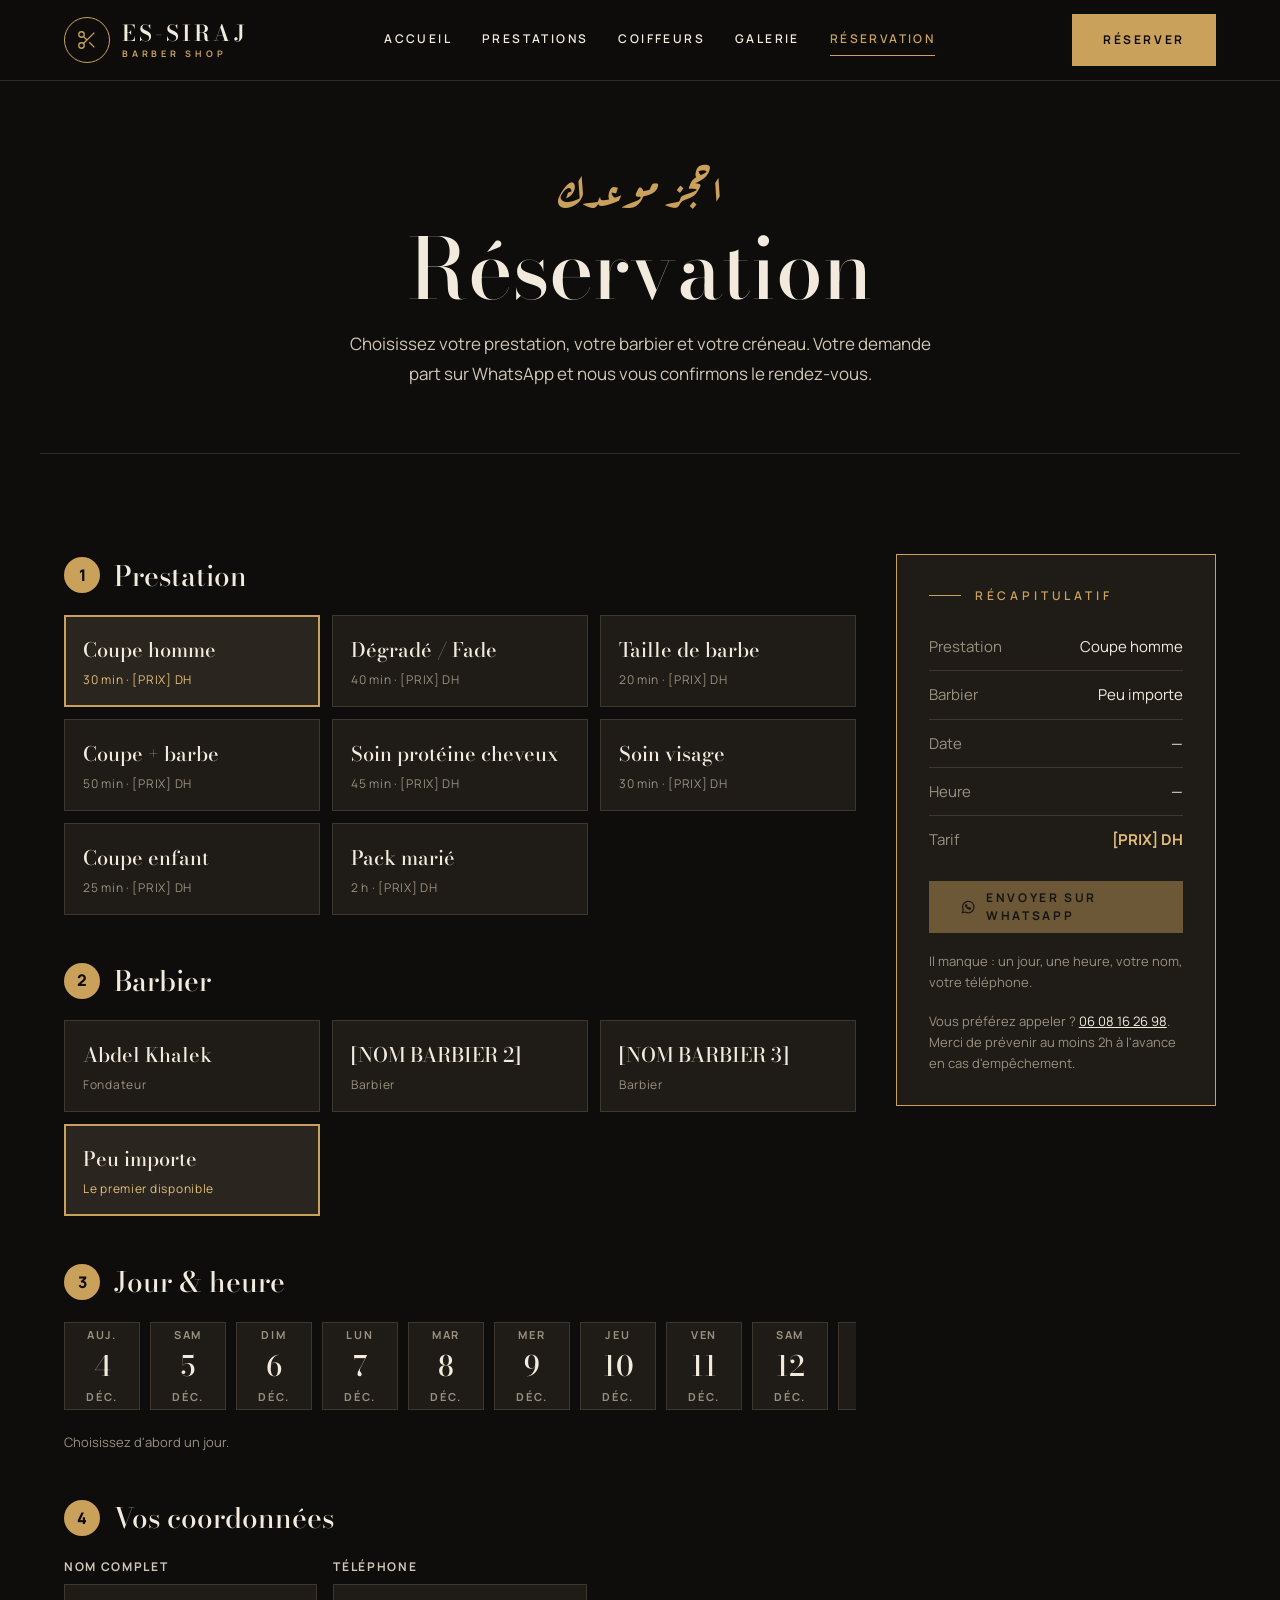
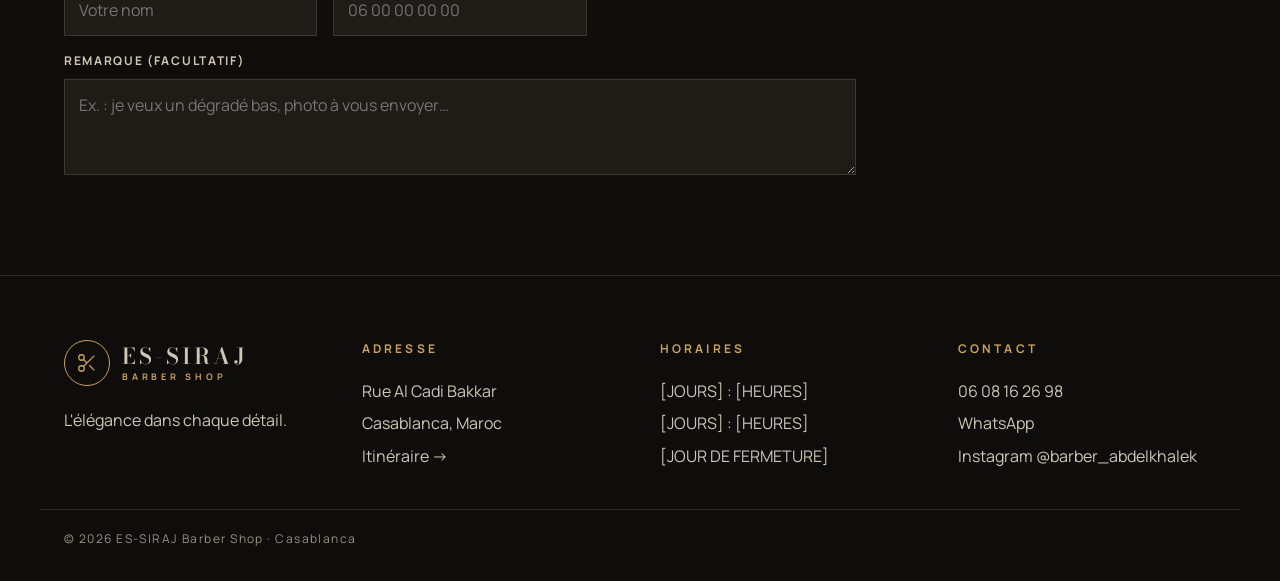
<file: reservation.html>
<!doctype html>
<html lang="fr">
<head>
<meta charset="utf-8">
<meta name="viewport" content="width=device-width, initial-scale=1">
<title>Réservation — ES-SIRAJ Barber Shop</title>
<meta name="description" content="Réservez votre coupe, barbe ou soin chez ES-SIRAJ à Casablanca, confirmation sur WhatsApp.">
<meta name="theme-color" content="#0E0D0B">
<link rel="preconnect" href="https://fonts.googleapis.com">
<link rel="preconnect" href="https://fonts.gstatic.com" crossorigin>
<link href="https://fonts.googleapis.com/css2?family=Aref+Ruqaa:wght@400;700&amp;family=Bodoni+Moda:ital,opsz,wght@0,6..96,400..700;1,6..96,400..700&amp;family=Manrope:wght@400;600;700;800&amp;display=swap" rel="stylesheet">
<link rel="stylesheet" href="style.css">
<script src="main.js" defer></script>
</head>
<body>
<header class="header">
<div class="wrap">
<a class="brand" href="index.html" aria-label="ES-SIRAJ Barber Shop, accueil"><span class="mark"><svg width="22" height="22" viewBox="0 0 24 24" fill="none" stroke="currentColor" stroke-width="1.4" aria-hidden="true"><circle cx="6" cy="6" r="3"></circle><circle cx="6" cy="18" r="3"></circle><path d="M20 4L8.1 15.9M14.5 14.5L20 20M8.1 8.1L12 12"></path></svg></span><span class="name"><b>ES-SIRAJ</b><small>BARBER SHOP</small></span></a>
<nav class="nav" id="nav" aria-label="Navigation principale">
<a href="index.html">Accueil</a>
<a href="prestations.html">Prestations</a>
<a href="coiffeurs.html">Coiffeurs</a>
<a href="galerie.html">Galerie</a>
<a href="reservation.html" aria-current="page">Réservation</a>
<a class="btn btn-gold" href="reservation.html">Prendre rendez-vous</a>
</nav>
<a class="btn btn-gold" href="reservation.html">Réserver</a>
<button class="burger" type="button" aria-label="Menu" aria-expanded="false" aria-controls="nav"><svg width="22" height="22" viewBox="0 0 24 24" fill="none" stroke="currentColor" stroke-width="1.6" aria-hidden="true"><path d="M3 7h18M3 12h18M3 17h18"></path></svg></button>
</div>
</header>
<section class="pagehead wrap">
<span class="ar" lang="ar">احجز موعدك</span>
<h1>Réservation</h1>
<p class="lead">Choisissez votre prestation, votre barbier et votre créneau. Votre demande part sur WhatsApp et nous vous confirmons le rendez-vous.</p>
</section>
<main>
<section class="wrap section book" id="booking">
<div class="form" id="reserver-form">
<div><div class="step-h"><span class="n">1</span><h2>Prestation</h2></div><div class="opts" id="svc-list"></div></div>
<div><div class="step-h"><span class="n">2</span><h2>Barbier</h2></div><div class="opts" id="barber-list"></div></div>
<div><div class="step-h"><span class="n">3</span><h2>Jour &amp; heure</h2></div><div class="days" id="day-list" tabindex="-1" role="group" aria-label="Jours disponibles"></div><div class="slots" id="slot-list" tabindex="-1" role="group" aria-label="Créneaux disponibles"></div></div>
<div><div class="step-h"><span class="n">4</span><h2>Vos coordonnées</h2></div>
<div class="fields">
<label>Nom complet<input type="text" id="fname" autocomplete="name" placeholder="Votre nom"></label>
<label>Téléphone<input type="tel" id="fphone" autocomplete="tel" inputmode="tel" placeholder="06 00 00 00 00"></label>
<label class="full">Remarque (facultatif)<textarea id="fnote" rows="3" placeholder="Ex. : je veux un dégradé bas, photo à vous envoyer…"></textarea></label>
</div></div>
</div>
<aside aria-label="Récapitulatif">
<span class="eyebrow">Récapitulatif</span>
<div class="recap">
<div><span>Prestation</span><span id="r-svc"></span></div>
<div><span>Barbier</span><span id="r-barber"></span></div>
<div><span>Date</span><span id="r-day"></span></div>
<div><span>Heure</span><span id="r-time"></span></div>
<div><span>Tarif</span><span id="r-price" style="color:var(--brass-hi);font-weight:700"></span></div>
</div>
<a class="btn btn-gold" id="send" href="#" target="_blank" rel="noopener"><svg width="20" height="20" viewBox="0 0 24 24" fill="none" stroke="currentColor" stroke-width="1.7" aria-hidden="true"><path d="M3.5 20.5l1.3-4.3A8.5 8.5 0 1 1 8 19.4z"></path><path d="M9 9.5c.3 1.8 1.7 3.6 3.6 4.4l1-1 1.8.8-.3 1.4c-2.7.3-6.4-2.6-6.9-5.6l1.4-.4.8 1.8z"></path></svg> Envoyer sur WhatsApp</a>
<p class="note" id="hint" aria-live="polite"></p>
<p class="note">Vous préférez appeler ? <a href="tel:+212608162698">06 08 16 26 98</a>. Merci de prévenir au moins 2h à l'avance en cas d'empêchement.</p>
</aside>
</section>
</main>
<footer class="footer">
<div class="wrap cols">
<div><a class="brand" href="index.html" aria-label="ES-SIRAJ, accueil"><span class="mark"><svg width="22" height="22" viewBox="0 0 24 24" fill="none" stroke="currentColor" stroke-width="1.4" aria-hidden="true"><circle cx="6" cy="6" r="3"></circle><circle cx="6" cy="18" r="3"></circle><path d="M20 4L8.1 15.9M14.5 14.5L20 20M8.1 8.1L12 12"></path></svg></span><span class="name"><b>ES-SIRAJ</b><small>BARBER SHOP</small></span></a><p style="margin-top:14px">L'élégance dans chaque détail.</p></div>
<div><h3>Adresse</h3><span>Rue Al Cadi Bakkar</span><span>Casablanca, Maroc</span><a href="https://www.google.com/maps/search/?api=1&amp;query=ES-SIRAJ+Barber+Rue+Al+Cadi+Bakkar+Casablanca" target="_blank" rel="noopener">Itinéraire →</a></div>
<div><h3>Horaires</h3><span>[JOURS] : [HEURES]</span><span>[JOURS] : [HEURES]</span><span>[JOUR DE FERMETURE]</span></div>
<div><h3>Contact</h3><a href="tel:+212608162698">06 08 16 26 98</a><a href="#" data-wa="Bonjour ES-SIRAJ !">WhatsApp</a><a href="https://www.instagram.com/barber_abdelkhalek/" target="_blank" rel="noopener">Instagram @barber_abdelkhalek</a></div>
</div>
<div class="wrap copy">© 2026 ES-SIRAJ Barber Shop · Casablanca</div>
</footer>
</body>
</html>
</file>
<file: style.css>
/* ES-SIRAJ Barber Shop — feuille de style */
:root{
  --black:#0E0D0B; --coal:#171512; --panel:#1F1C18; --line:#2E2A24; --line2:#3D372F;
  --ivory:#F2EBDD; --text:#CFC6B6; --muted:#9A907F;
  --brass:#C9A15B; --brass-hi:#E2BE7A;
  --display:'Bodoni Moda', 'Didot', Georgia, serif; --sans:'Manrope', system-ui, sans-serif; --ar:'Aref Ruqaa', serif;
}
*,*::before,*::after{box-sizing:border-box}
html{-webkit-text-size-adjust:100%;scroll-behavior:smooth}
body{margin:0;background:var(--black);color:var(--ivory);font-family:var(--sans);line-height:1.55;overflow-x:clip}
img{max-width:100%;display:block}
a{color:var(--ivory)}a:hover{color:var(--brass-hi)}
h1,h2,h3,p{margin:0}
button,input,select,textarea{font-family:inherit;color:inherit}
[hidden]{display:none!important}
.wrap{max-width:1200px;margin:0 auto;padding-left:24px;padding-right:24px}
.section{padding-top:100px;padding-bottom:100px}
.alt{background:var(--coal);border-top:1px solid var(--line);border-bottom:1px solid var(--line)}

/* Typo */
.eyebrow{display:flex;align-items:center;gap:14px;font-size:12px;font-weight:600;letter-spacing:.32em;text-transform:uppercase;color:var(--brass)}
.eyebrow::before{content:"";width:32px;height:1px;background:var(--brass)}
.center .eyebrow{justify-content:center}
.center .eyebrow::after{content:"";width:32px;height:1px;background:var(--brass)}
.title{font-family:var(--display);font-weight:500;font-size:clamp(36px,5.5vw,56px);line-height:1.05}
.title em{font-style:italic;color:var(--brass-hi)}
.lead{font-size:17px;line-height:1.75;color:var(--text);font-weight:400}
.ar{font-family:var(--ar);color:var(--brass);line-height:1}
.center{text-align:center;display:flex;flex-direction:column;align-items:center}

/* Boutons */
.btn{display:inline-flex;align-items:center;justify-content:center;gap:10px;min-height:52px;padding:0 30px;font-size:12px;font-weight:700;letter-spacing:.22em;text-transform:uppercase;text-decoration:none;border:1px solid var(--brass);color:var(--ivory);background:transparent;cursor:pointer;transition:background .2s,color .2s}
.btn:hover{background:var(--brass);color:var(--black)}
.btn-gold{background:var(--brass);color:var(--black)}
.btn-gold:hover{background:var(--brass-hi);border-color:var(--brass-hi);color:var(--black)}
.link{font-size:12px;font-weight:700;letter-spacing:.22em;text-transform:uppercase;text-decoration:none;color:var(--brass);border-bottom:1px solid var(--brass);padding-bottom:4px;align-self:flex-start}

/* Header */
.header{position:sticky;top:0;z-index:30;background:rgba(14,13,11,.94);backdrop-filter:blur(8px);-webkit-backdrop-filter:blur(8px);border-bottom:1px solid var(--line)}
.header .wrap{display:flex;align-items:center;justify-content:space-between;gap:20px;padding-top:14px;padding-bottom:14px}
.brand{display:flex;align-items:center;gap:12px;text-decoration:none}
.brand .mark{width:46px;height:46px;border:1px solid var(--brass);border-radius:50%;display:flex;align-items:center;justify-content:center;color:var(--brass)}
.brand .name{display:flex;flex-direction:column;line-height:1}
.brand .name b{font-family:var(--display);font-weight:600;font-size:22px;letter-spacing:.14em}
.brand .name small{font-size:9px;font-weight:700;letter-spacing:.42em;color:var(--brass);margin-top:5px}
.nav{display:flex;gap:30px;font-size:12px;font-weight:600;letter-spacing:.2em;text-transform:uppercase}
.nav a{text-decoration:none;padding:6px 0;border-bottom:1px solid transparent}
.nav a[aria-current="page"]{color:var(--brass);border-bottom-color:var(--brass)}
.burger{display:none;width:48px;height:48px;border:1px solid var(--line2);background:transparent;cursor:pointer;align-items:center;justify-content:center}
@media (max-width:980px){
  .header .btn{display:none}
  .burger{display:inline-flex}
  .nav{display:none;position:absolute;left:0;right:0;top:100%;flex-direction:column;gap:0;background:var(--black);border-bottom:1px solid var(--line);padding:6px 24px 22px}
  .nav.open{display:flex}
  .nav a{padding:16px 0;border-bottom:1px solid var(--line)}
  .nav a[aria-current="page"]{border-bottom-color:var(--line)}
  .nav .btn{display:inline-flex;margin-top:18px}
}
@media (min-width:981px){.nav .btn{display:none}}

/* Hero */
.hero{position:relative;min-height:calc(100svh - 75px);display:flex;align-items:center;overflow:hidden;border-bottom:1px solid var(--line)}
.hero::before{content:"";position:absolute;inset:0;background:
  repeating-linear-gradient(135deg,rgba(201,161,91,.05) 0 2px,transparent 2px 22px);pointer-events:none}
.hero .wrap{position:relative;display:flex;flex-wrap:wrap;gap:56px;align-items:center;padding-top:80px;padding-bottom:80px;width:100%}
.hero .copy{flex:1 1 480px;min-width:0;display:flex;flex-direction:column;gap:26px}
.hero h1{font-family:var(--display);font-weight:500;font-size:clamp(56px,10vw,120px);line-height:.92;letter-spacing:.02em}
.hero h1 span{display:block;font-style:italic;color:var(--brass-hi);font-size:.62em;letter-spacing:.04em;margin-top:10px}
.hero .ar{font-size:clamp(40px,6vw,64px)}
.hero .visual{flex:1 1 380px;min-width:0;display:flex;justify-content:center}
.frame{position:relative;width:100%;max-width:440px;aspect-ratio:4/5;border:1px solid var(--brass);padding:14px}
.frame::after{content:"";position:absolute;inset:-14px 14px 14px -14px;border:1px solid var(--line2);z-index:-1}
.ph{width:100%;height:100%;background:linear-gradient(160deg,#25211C,#151310);display:flex;flex-direction:column;align-items:center;justify-content:center;gap:10px;color:var(--muted);font-size:11px;font-weight:600;letter-spacing:.18em;text-transform:uppercase;text-align:center;padding:16px}
.ph svg{color:var(--brass);opacity:.7}
.stats{display:flex;flex-wrap:wrap;gap:36px;padding-top:10px}
.stats div{display:flex;flex-direction:column}
.stats b{font-family:var(--display);font-size:38px;font-weight:500;color:var(--brass-hi);line-height:1}
.stats span{font-size:11px;font-weight:600;letter-spacing:.2em;text-transform:uppercase;color:var(--muted);margin-top:8px}

/* Bandeau défilant */
.ticker{overflow:hidden;border-bottom:1px solid var(--line);background:var(--brass);color:var(--black)}
.ticker .track{display:flex;gap:48px;white-space:nowrap;padding:16px 0;width:max-content;animation:tick 30s linear infinite;font-family:var(--display);font-style:italic;font-size:22px}
.ticker i{font-style:normal}
@keyframes tick{to{transform:translateX(-50%)}}
@media (prefers-reduced-motion:reduce){.ticker .track{animation:none}}

/* Grilles */
.split{display:flex;flex-wrap:wrap;gap:64px;align-items:center}
.split>*{flex:1 1 400px;min-width:0}
.stack{display:flex;flex-direction:column;gap:22px}
.row-head{display:flex;flex-wrap:wrap;justify-content:space-between;align-items:flex-end;gap:20px;margin-bottom:48px}
.row-head .stack{gap:14px}

/* Prestations */
.svc-grid{display:grid;grid-template-columns:repeat(auto-fit,minmax(min(320px,100%),1fr));gap:0 64px}
.svc{display:flex;flex-direction:column;gap:6px;padding:24px 0;border-bottom:1px solid var(--line)}
.svc .l{display:flex;align-items:baseline;gap:12px}
.svc h3{font-family:var(--display);font-weight:500;font-size:25px}
.svc .dots{flex:1;border-bottom:1px dotted var(--line2);transform:translateY(-6px);min-width:20px}
.svc .price{font-weight:700;color:var(--brass-hi);white-space:nowrap}
.svc p{font-size:14px;color:var(--muted)}
.svc .dur{font-size:11px;font-weight:700;letter-spacing:.18em;text-transform:uppercase;color:var(--brass)}
.cat-title{font-family:var(--display);font-style:italic;font-size:32px;color:var(--brass-hi);margin:56px 0 4px;grid-column:1/-1}
.cat-title:first-child{margin-top:0}
.cards3{display:grid;grid-template-columns:repeat(auto-fit,minmax(min(280px,100%),1fr));gap:24px}
.card{background:var(--panel);border:1px solid var(--line);padding:36px 30px;display:flex;flex-direction:column;gap:14px;transition:border-color .2s}
.card:hover{border-color:var(--brass)}
.card .ico{width:56px;height:56px;border:1px solid var(--brass);border-radius:50%;display:flex;align-items:center;justify-content:center;color:var(--brass)}
.card h3{font-family:var(--display);font-weight:500;font-size:28px}
.card p{color:var(--text);font-size:15px}
.card .price{margin-top:auto;padding-top:10px;font-weight:700;color:var(--brass-hi)}

/* Coiffeurs */
.team{display:grid;grid-template-columns:repeat(auto-fit,minmax(min(260px,100%),1fr));gap:28px}
.barber{display:flex;flex-direction:column;gap:14px}
.barber .photo{aspect-ratio:3/4;border:1px solid var(--line2);padding:10px}
.barber .role{font-size:11px;font-weight:700;letter-spacing:.24em;text-transform:uppercase;color:var(--brass)}
.barber h3{font-family:var(--display);font-weight:500;font-size:30px}
.barber p{font-size:15px;color:var(--text)}
.tags{display:flex;flex-wrap:wrap;gap:8px}
.tags span{font-size:11px;font-weight:600;letter-spacing:.12em;text-transform:uppercase;border:1px solid var(--line2);padding:6px 12px;color:var(--text)}
.barber .btn{align-self:flex-start;margin-top:4px}
.lead-barber{display:flex;flex-wrap:wrap;gap:56px;align-items:center}
.lead-barber .photo{flex:1 1 340px;min-width:0;max-width:460px;aspect-ratio:4/5;border:1px solid var(--brass);padding:14px}
.lead-barber .stack{flex:1 1 400px;min-width:0}
blockquote{margin:0;font-family:var(--display);font-style:italic;font-size:clamp(22px,3vw,28px);line-height:1.4;color:var(--ivory);border-left:0;padding:0}

/* Galerie */
.filters{display:flex;flex-wrap:wrap;justify-content:center;gap:10px}
.pill{min-height:44px;padding:0 22px;font-size:12px;font-weight:700;letter-spacing:.2em;text-transform:uppercase;cursor:pointer;border:1px solid var(--line2);background:transparent;border-radius:999px}
.pill.on{background:var(--brass);border-color:var(--brass);color:var(--black)}
.gallery{display:grid;grid-template-columns:repeat(auto-fill,minmax(min(240px,100%),1fr));grid-auto-rows:240px;grid-auto-flow:dense;gap:12px}
.gallery button{position:relative;padding:0;border:1px solid var(--line);cursor:zoom-in;overflow:hidden;background:none}
.gallery button .ph{transition:transform .4s}
.gallery button:hover .ph{transform:scale(1.04)}
.gallery .tall{grid-row:span 2}.gallery .wide{grid-column:span 2}
@media (max-width:560px){.gallery .wide{grid-column:auto}.gallery{grid-auto-rows:200px}}
.gallery .cap{position:absolute;left:0;right:0;bottom:0;padding:14px 16px;background:linear-gradient(transparent,rgba(0,0,0,.8));font-size:12px;font-weight:600;letter-spacing:.14em;text-transform:uppercase;text-align:left}
.lightbox{position:fixed;inset:0;z-index:60;background:rgba(8,7,6,.95);display:none;flex-direction:column;align-items:center;justify-content:center;gap:16px;padding:24px}
.lightbox.open{display:flex}
.lightbox .ph{width:min(640px,100%);height:min(70vh,760px);border:1px solid var(--brass)}
.lightbox .lcap{font-family:var(--display);font-style:italic;font-size:24px}
.lightbox .close{position:absolute;top:16px;right:16px;width:48px;height:48px;background:transparent;border:1px solid var(--ivory);cursor:pointer}
.insta{display:grid;grid-template-columns:repeat(auto-fit,minmax(min(160px,45%),1fr));gap:10px;width:100%}
.insta .ph{aspect-ratio:1/1;height:auto}

/* Réservation */
.book{display:flex;flex-wrap:wrap;gap:40px;align-items:flex-start}
.book .form{flex:999 1 560px;min-width:0;display:flex;flex-direction:column;gap:44px}
.book aside{flex:1 1 320px;min-width:0;position:sticky;top:100px;background:var(--panel);border:1px solid var(--brass);padding:32px;display:flex;flex-direction:column;gap:18px}
@media (max-width:900px){.book aside{position:static}}
.step-h{display:flex;align-items:center;gap:14px;margin-bottom:18px}
.step-h .n{width:36px;height:36px;border-radius:50%;background:var(--brass);color:var(--black);font-weight:800;display:flex;align-items:center;justify-content:center;flex:0 0 auto}
.step-h h2{font-family:var(--display);font-weight:500;font-size:28px}
.opts{display:grid;grid-template-columns:repeat(auto-fill,minmax(min(220px,100%),1fr));gap:12px}
.opt{text-align:left;cursor:pointer;background:var(--panel);border:1px solid var(--line2);padding:18px;display:flex;flex-direction:column;gap:6px;min-height:44px}
.opt b{font-family:var(--display);font-weight:500;font-size:20px}
.opt small{font-size:12px;color:var(--muted);letter-spacing:.06em}
.opt.on{border-color:var(--brass);box-shadow:inset 0 0 0 1px var(--brass);background:#2A251E}
.opt.on small{color:var(--brass-hi)}
.days{display:flex;gap:10px;overflow-x:auto;padding-bottom:6px;scrollbar-width:thin}
.day{flex:0 0 auto;width:76px;min-height:88px;cursor:pointer;background:var(--panel);border:1px solid var(--line2);display:flex;flex-direction:column;align-items:center;justify-content:center;gap:2px}
.day small{font-size:11px;font-weight:700;letter-spacing:.16em;text-transform:uppercase;color:var(--muted)}
.day b{font-family:var(--display);font-size:28px;font-weight:500}
.day.on{background:var(--brass);border-color:var(--brass);color:var(--black)}
.day.on small{color:var(--black)}
.day:disabled{opacity:.35;cursor:not-allowed}
.slots{display:grid;grid-template-columns:repeat(auto-fill,minmax(88px,1fr));gap:10px;margin-top:16px}
.slot{min-height:46px;cursor:pointer;background:transparent;border:1px solid var(--line2);font-weight:600}
.slot.on{background:var(--brass);border-color:var(--brass);color:var(--black)}
.fields{display:grid;grid-template-columns:repeat(auto-fit,minmax(min(240px,100%),1fr));gap:16px}
.fields label{display:flex;flex-direction:column;gap:8px;font-size:12px;font-weight:700;letter-spacing:.14em;text-transform:uppercase;color:var(--text)}
.fields .full{grid-column:1/-1}
.fields input,.fields textarea{background:var(--panel);border:1px solid var(--line2);padding:14px;font-size:16px;color:var(--ivory);border-radius:0;-webkit-appearance:none;letter-spacing:0;text-transform:none;font-weight:400}
.fields input{height:52px}
.fields input:focus,.fields textarea:focus{outline:2px solid var(--brass);outline-offset:1px}
.recap div{display:flex;justify-content:space-between;gap:12px;border-bottom:1px solid var(--line2);padding:12px 0;font-size:15px}
.recap div span:first-child{color:var(--muted)}
.recap div span:last-child{text-align:right}
.recap div:last-child{border-bottom:0}
.note{font-size:13px;color:var(--muted);line-height:1.6}

/* Infos / footer */
.info-grid{display:grid;grid-template-columns:repeat(auto-fit,minmax(min(240px,100%),1fr));gap:24px}
.info{border:1px solid var(--line);padding:30px;display:flex;flex-direction:column;gap:10px}
.info h3{font-size:12px;font-weight:700;letter-spacing:.26em;text-transform:uppercase;color:var(--brass)}
.info p,.info a{font-size:16px}
.cta-band{background:var(--brass);color:var(--black)}
.cta-band .wrap{display:flex;flex-wrap:wrap;justify-content:space-between;align-items:center;gap:24px;padding-top:56px;padding-bottom:56px}
.cta-band h2{font-family:var(--display);font-weight:500;font-size:clamp(30px,4.5vw,46px);line-height:1.1}
.cta-band .btn{border-color:var(--black);background:var(--black);color:var(--ivory)}
.cta-band .btn:hover{background:transparent;color:var(--black)}
.footer{border-top:1px solid var(--line);background:var(--black)}
.footer .cols{display:grid;grid-template-columns:repeat(auto-fit,minmax(min(200px,100%),1fr));gap:40px;padding-top:64px;padding-bottom:40px}
.footer h3{font-size:12px;font-weight:700;letter-spacing:.26em;text-transform:uppercase;color:var(--brass);margin-bottom:12px}
.footer .cols>div{display:flex;flex-direction:column;gap:8px;color:var(--text)}
.footer .cols a{text-decoration:none;color:var(--text)}
.footer .cols a:hover{color:var(--brass-hi)}
.footer .copy{border-top:1px solid var(--line);padding-top:20px;padding-bottom:32px;font-size:12px;letter-spacing:.12em;color:var(--muted)}
.wa-float{position:fixed;right:18px;bottom:18px;z-index:40;width:58px;height:58px;border-radius:50%;background:var(--brass);color:var(--black);display:flex;align-items:center;justify-content:center;box-shadow:0 8px 24px rgba(0,0,0,.5)}
.wa-float:hover{background:var(--brass-hi);color:var(--black)}

.pagehead{text-align:center;display:flex;flex-direction:column;align-items:center;gap:18px;padding-top:84px;padding-bottom:64px;border-bottom:1px solid var(--line);position:relative}
.pagehead .ar{font-size:44px}
.pagehead h1{font-family:var(--display);font-weight:500;font-size:clamp(46px,8vw,84px);line-height:1}
.pagehead .lead{max-width:600px}

@media (max-width:600px){
  .section{padding-top:68px;padding-bottom:68px}
  .split{gap:40px}
  .hero .wrap{padding-top:48px;padding-bottom:56px}
}
</file>
